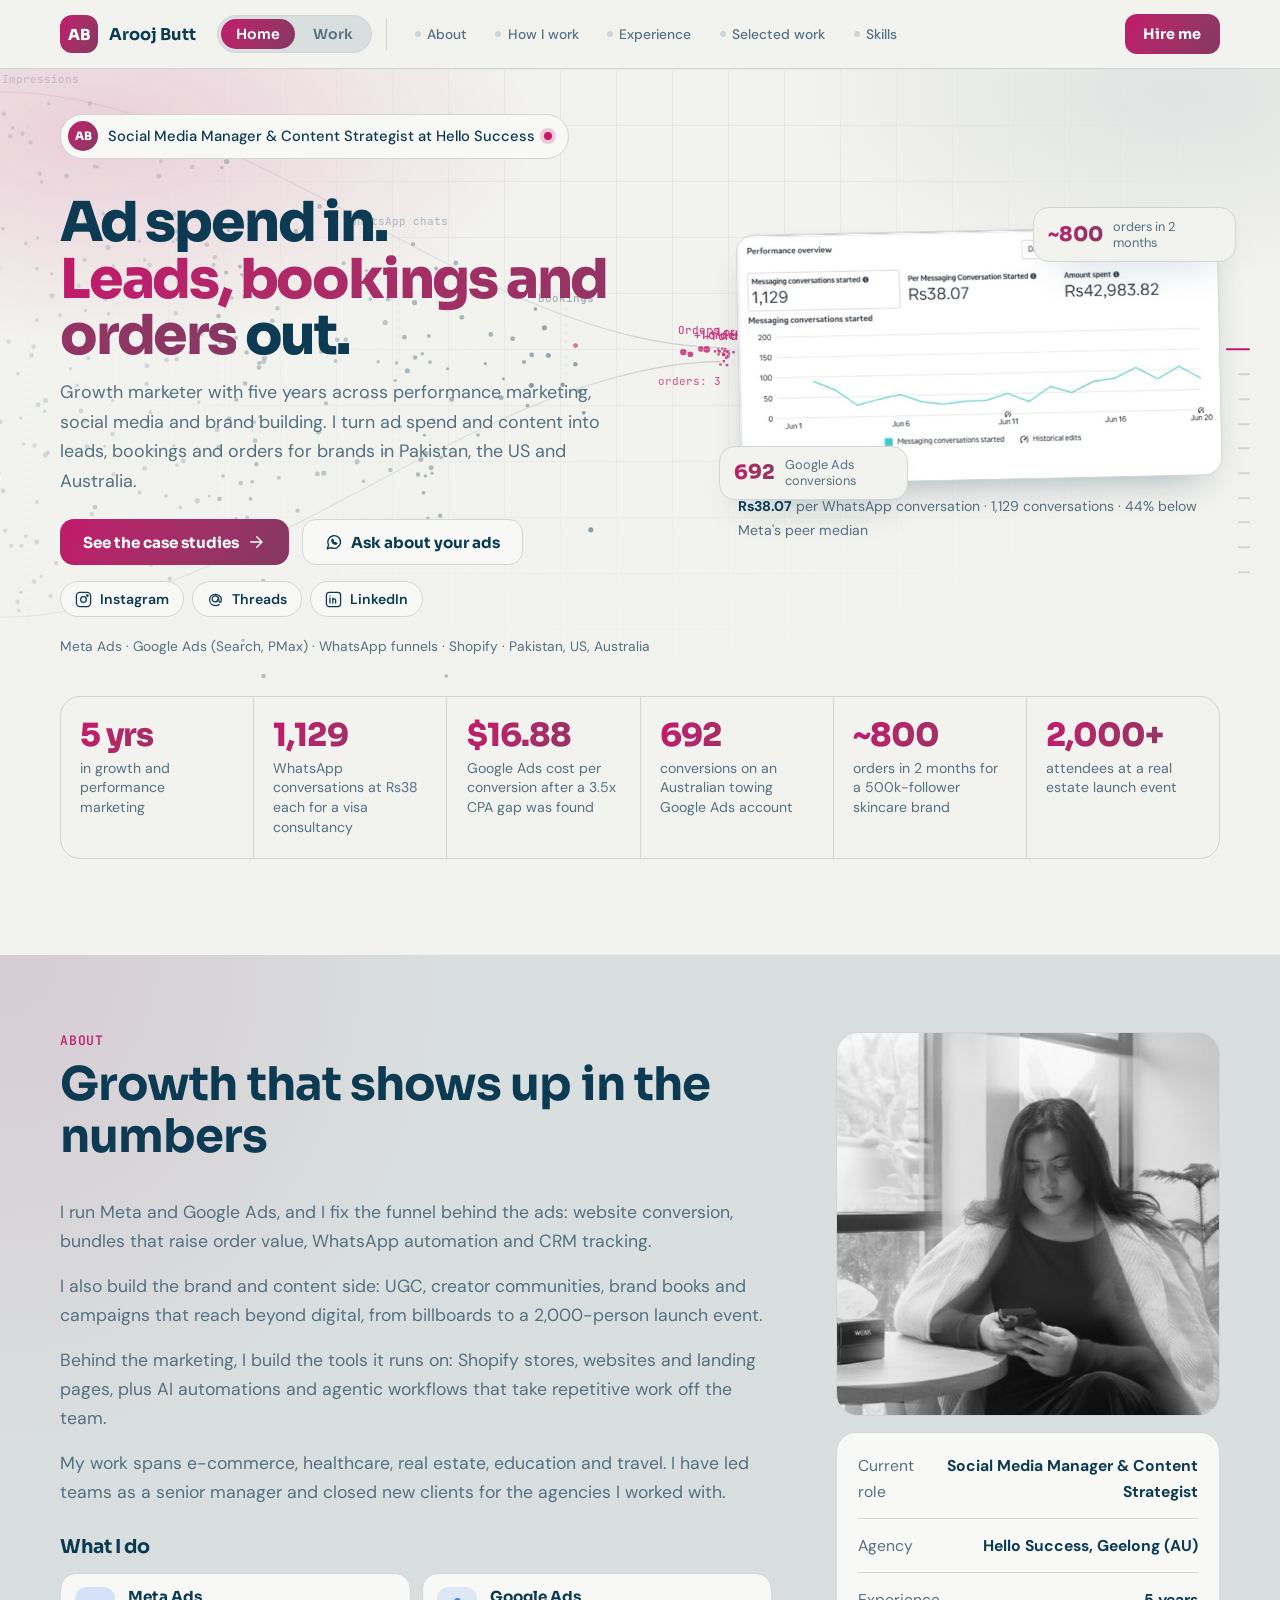
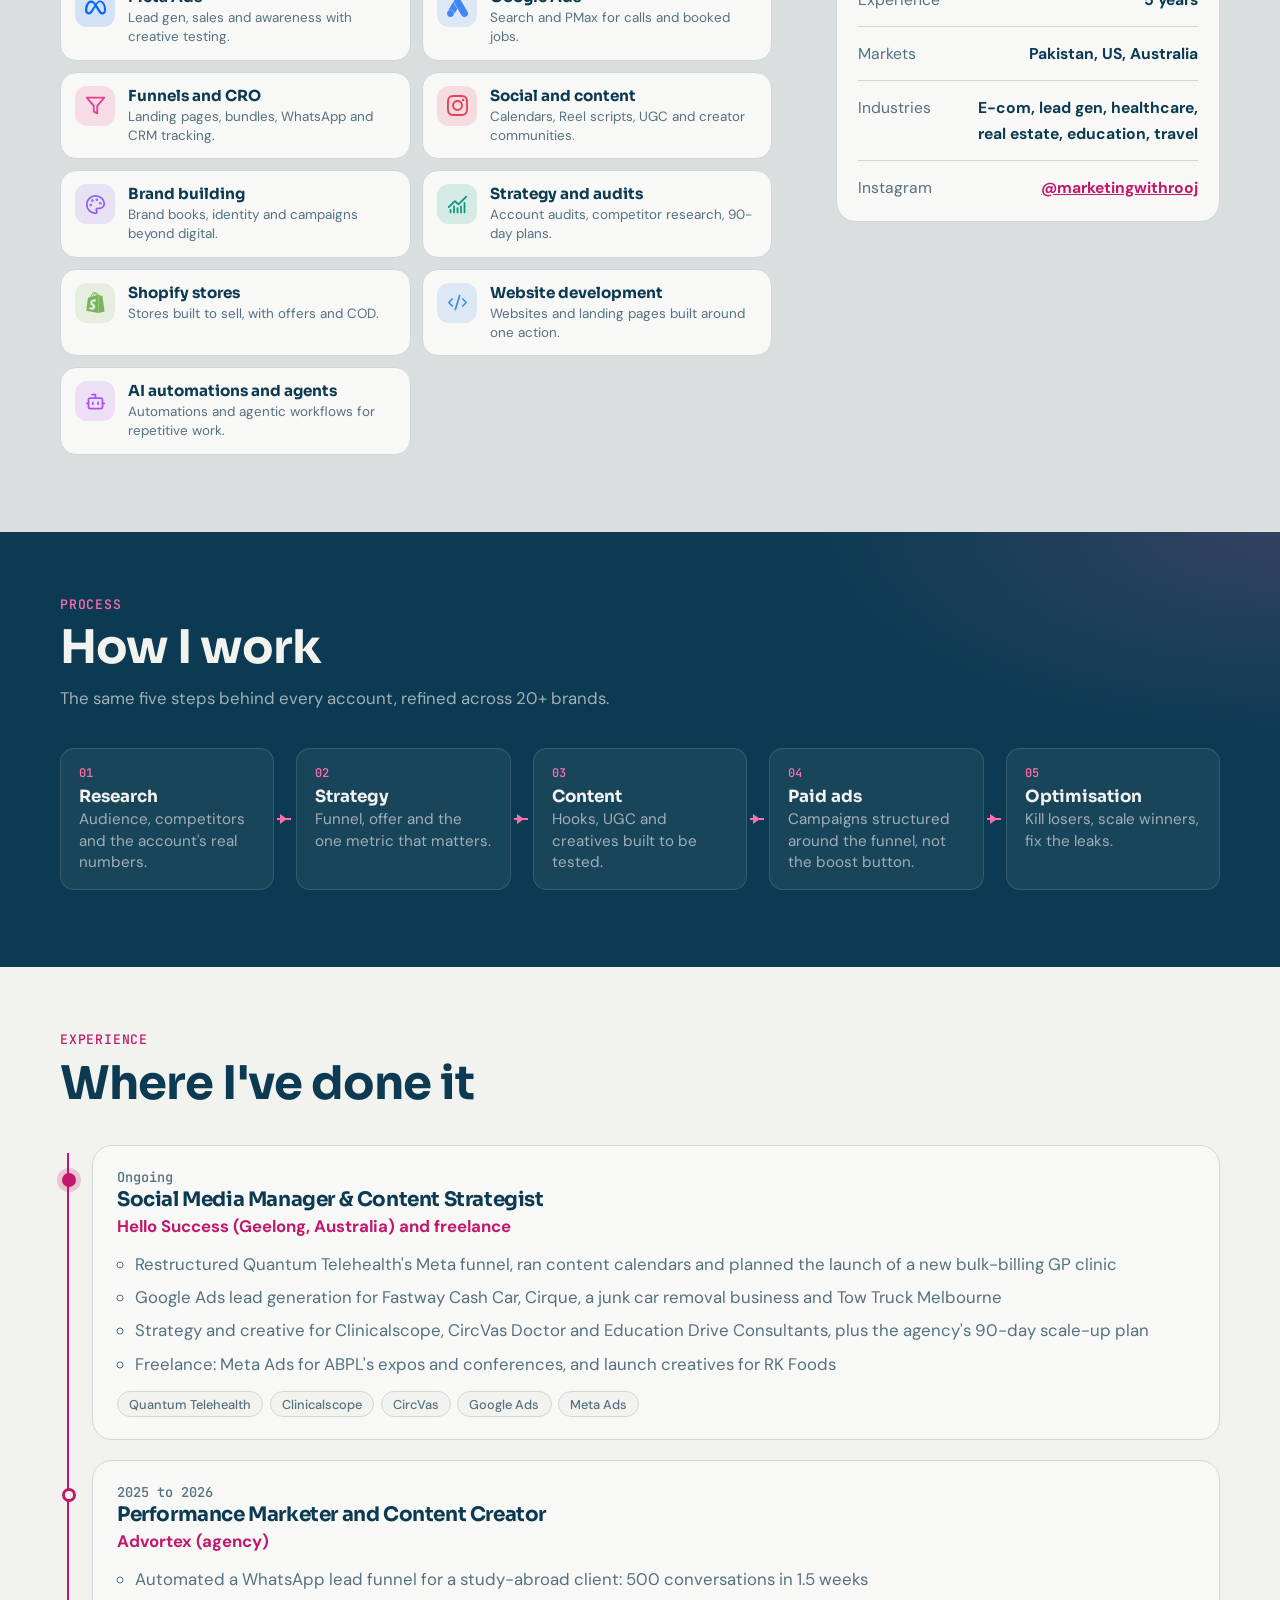
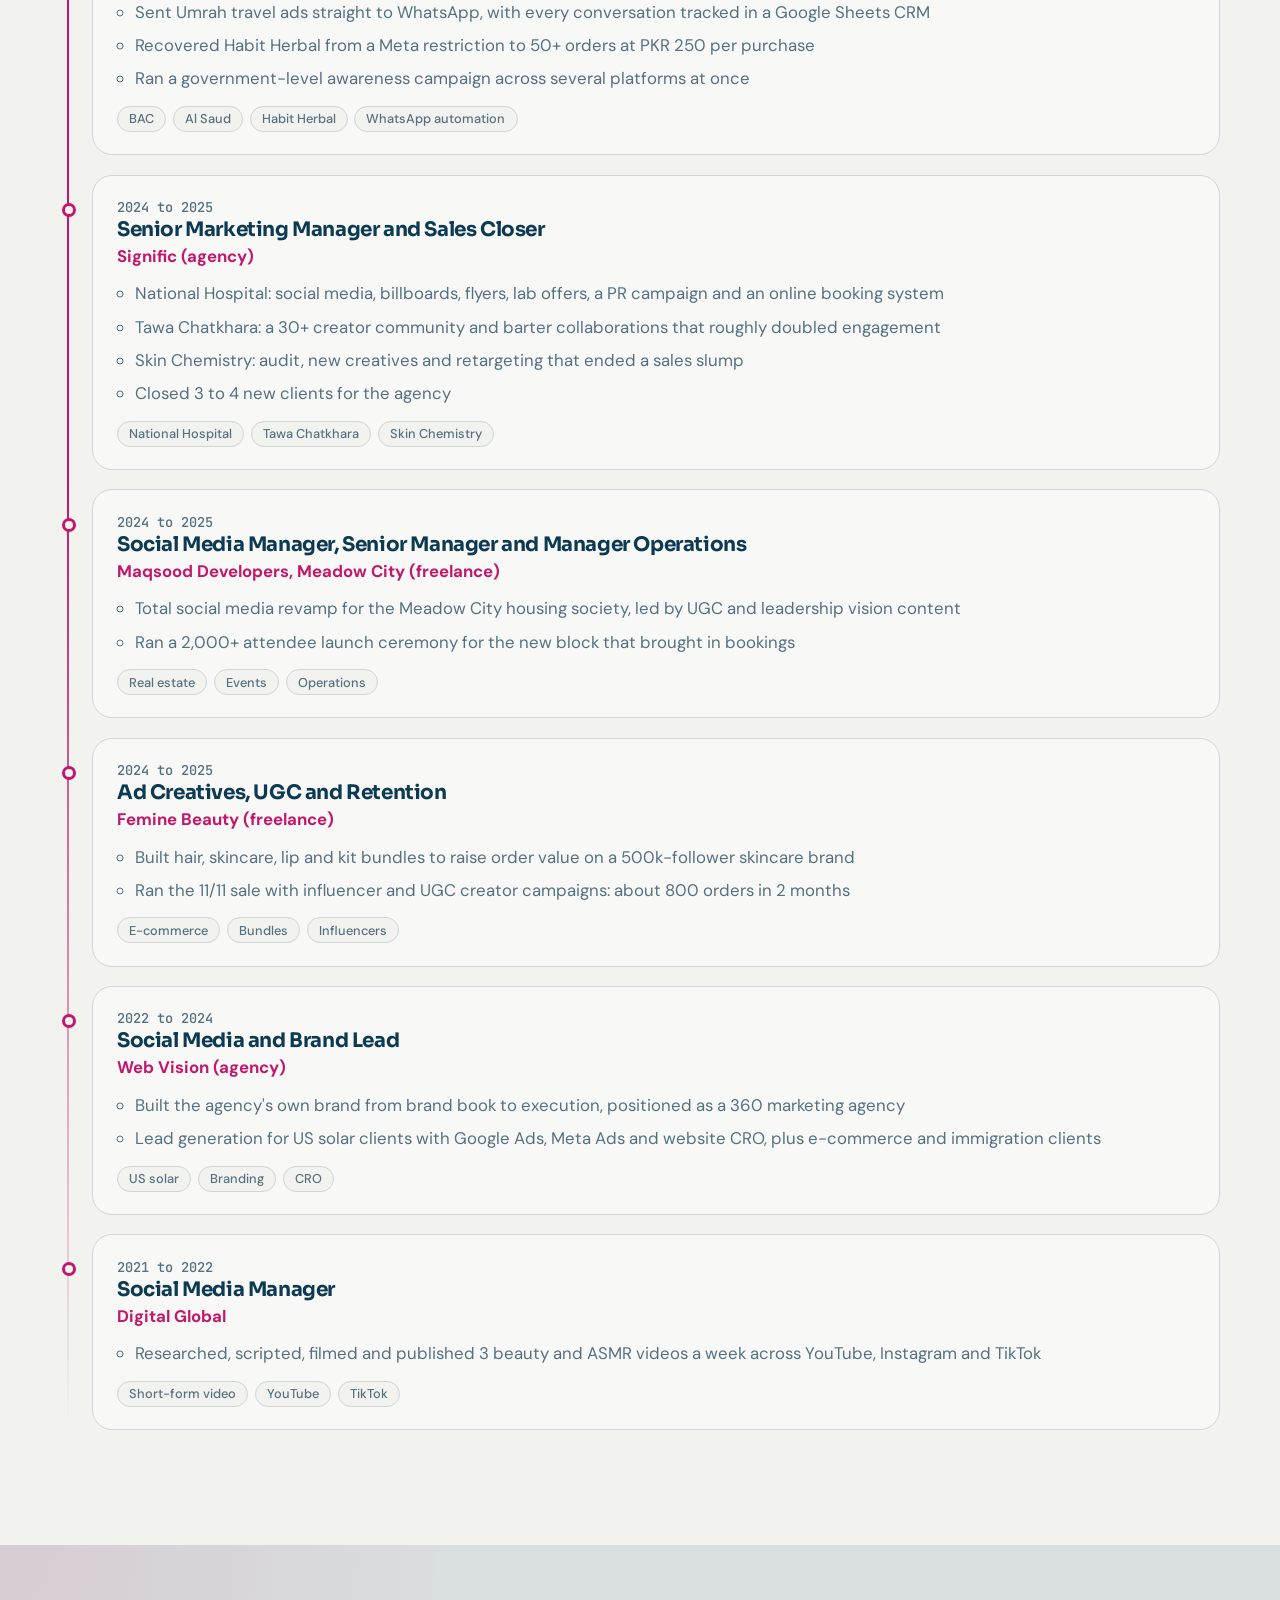
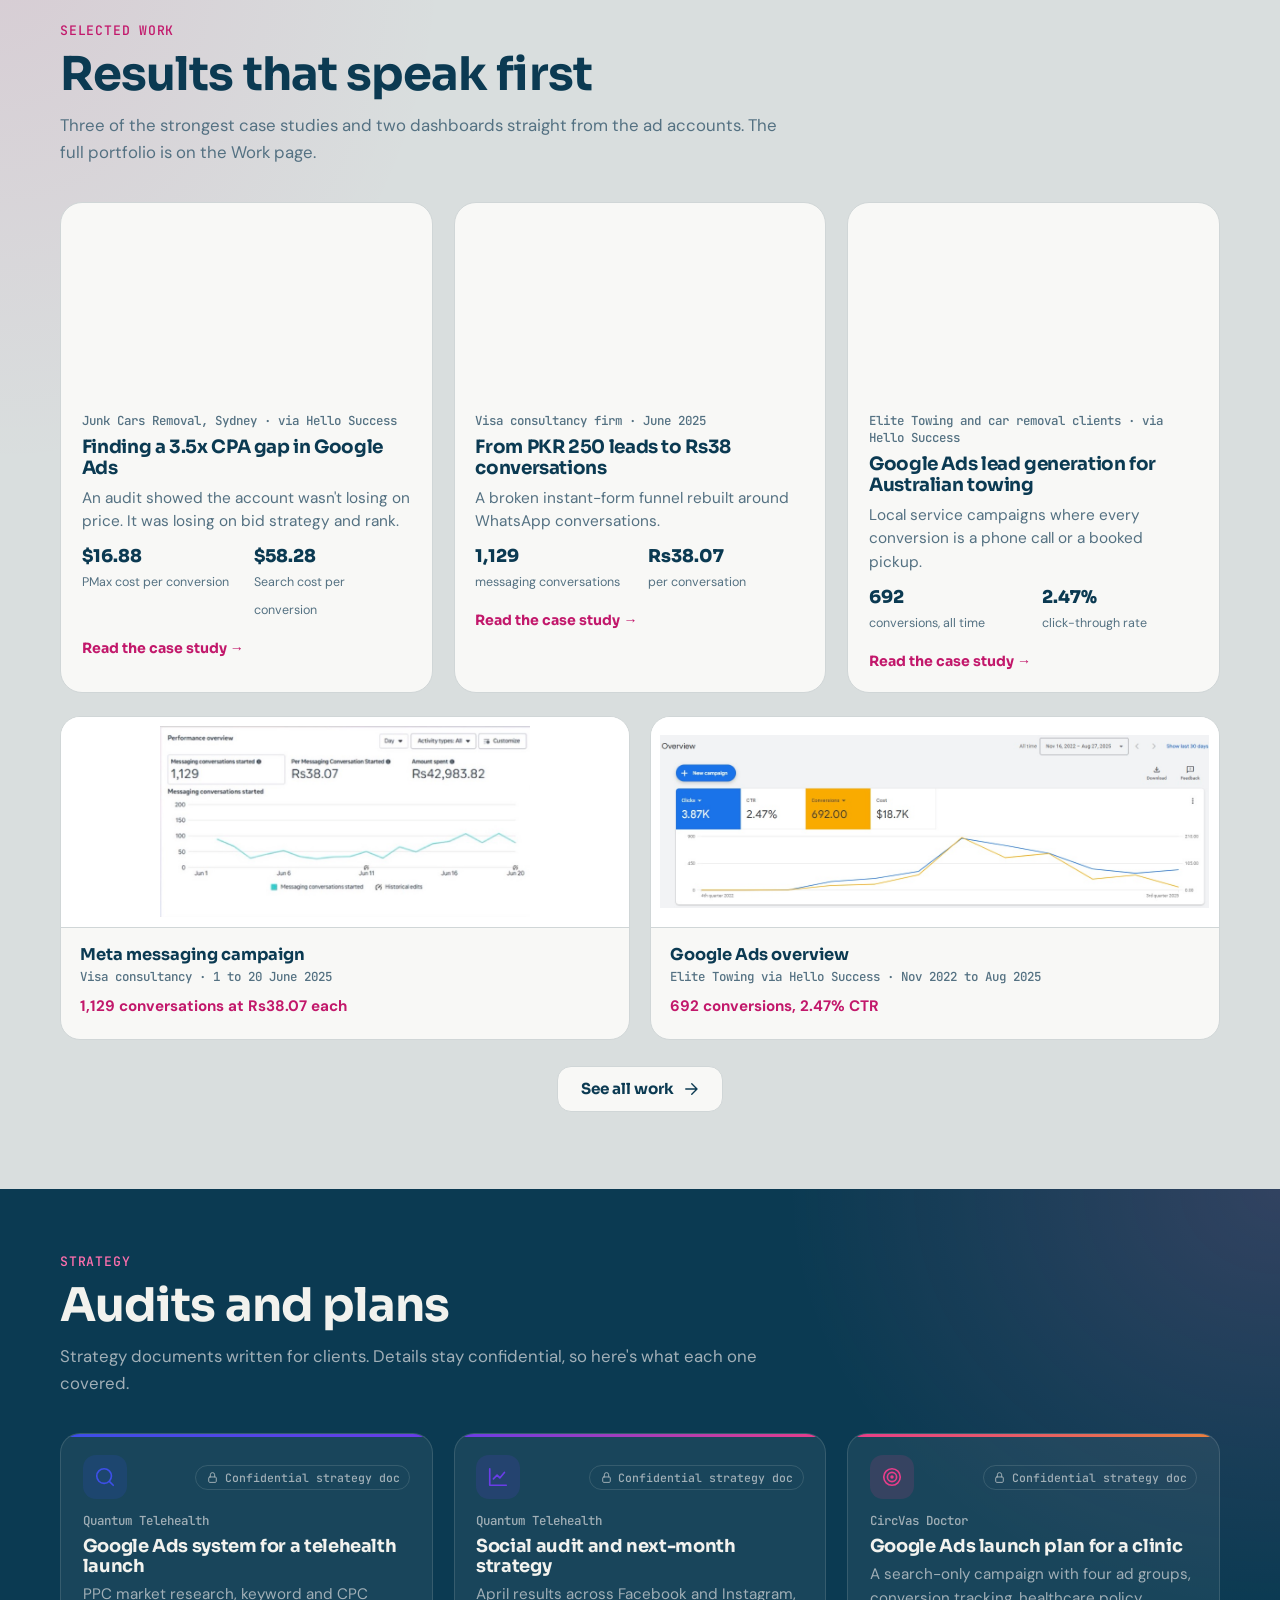
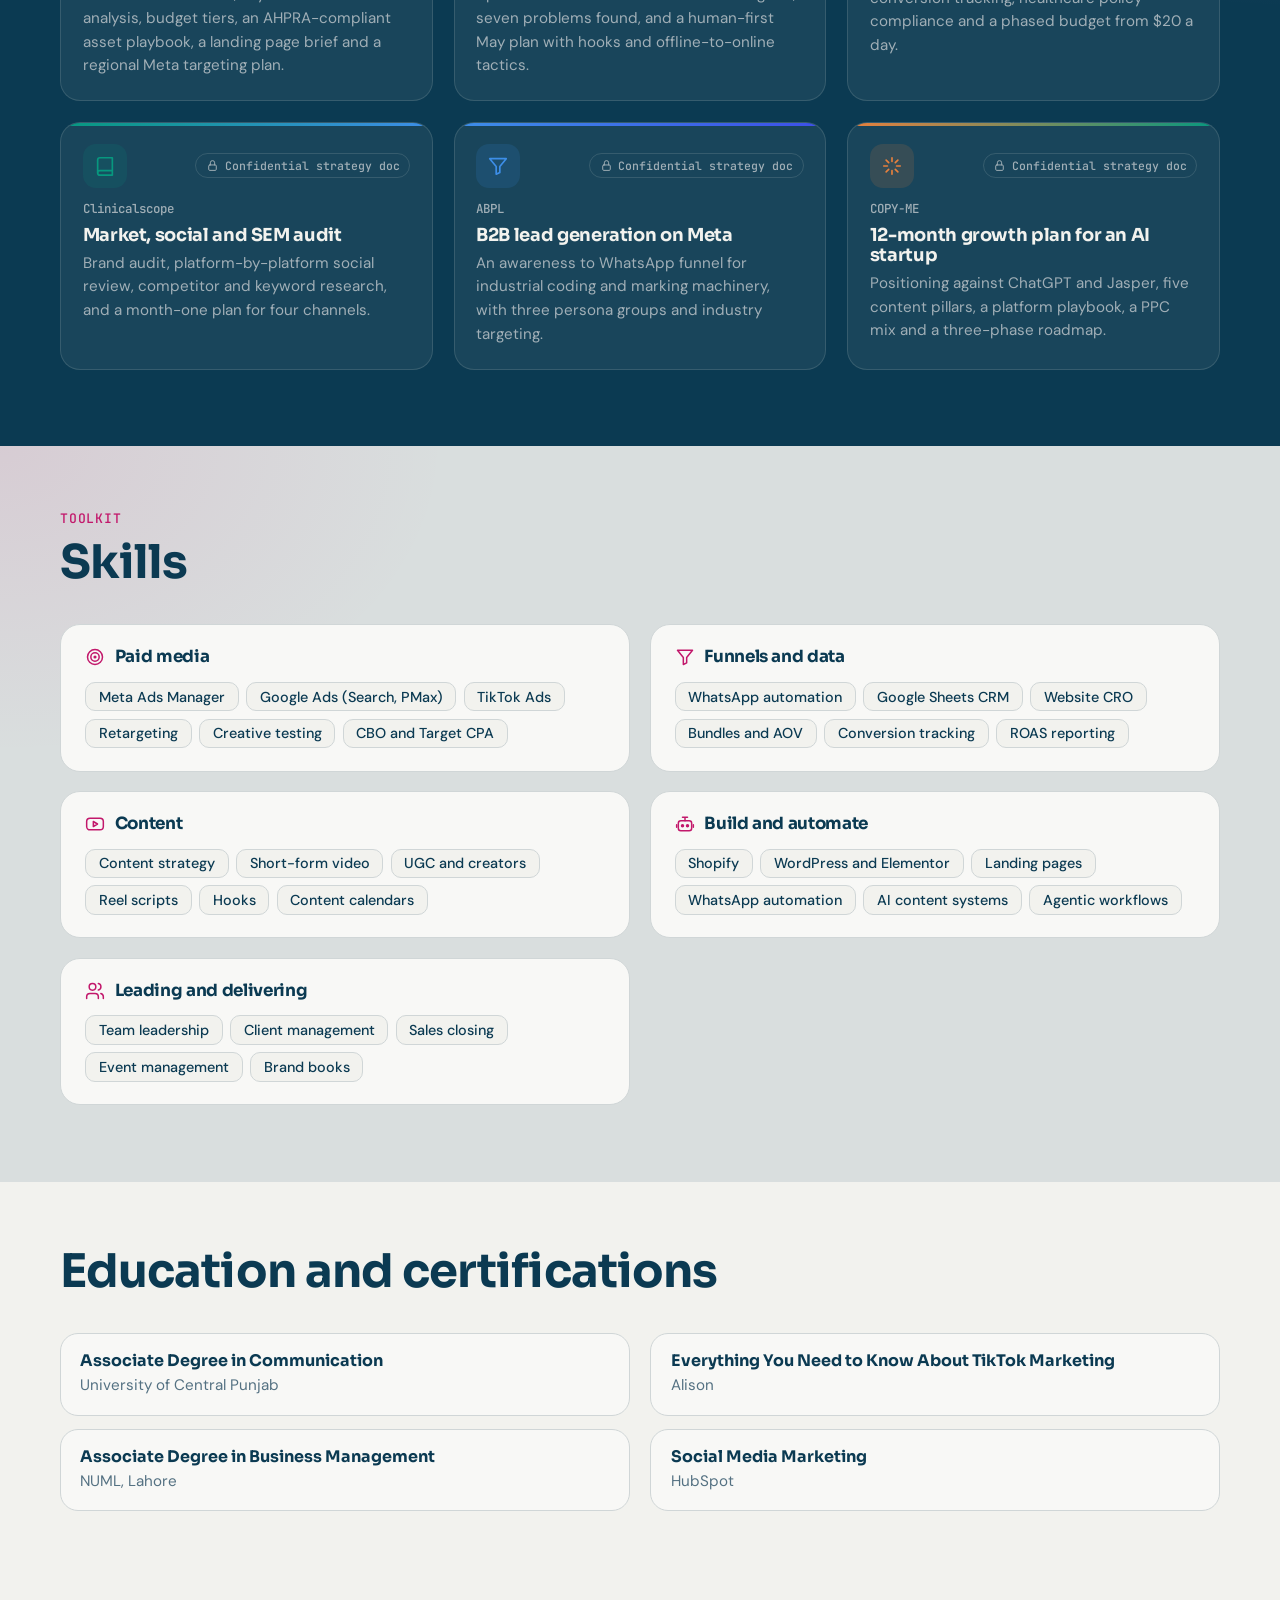
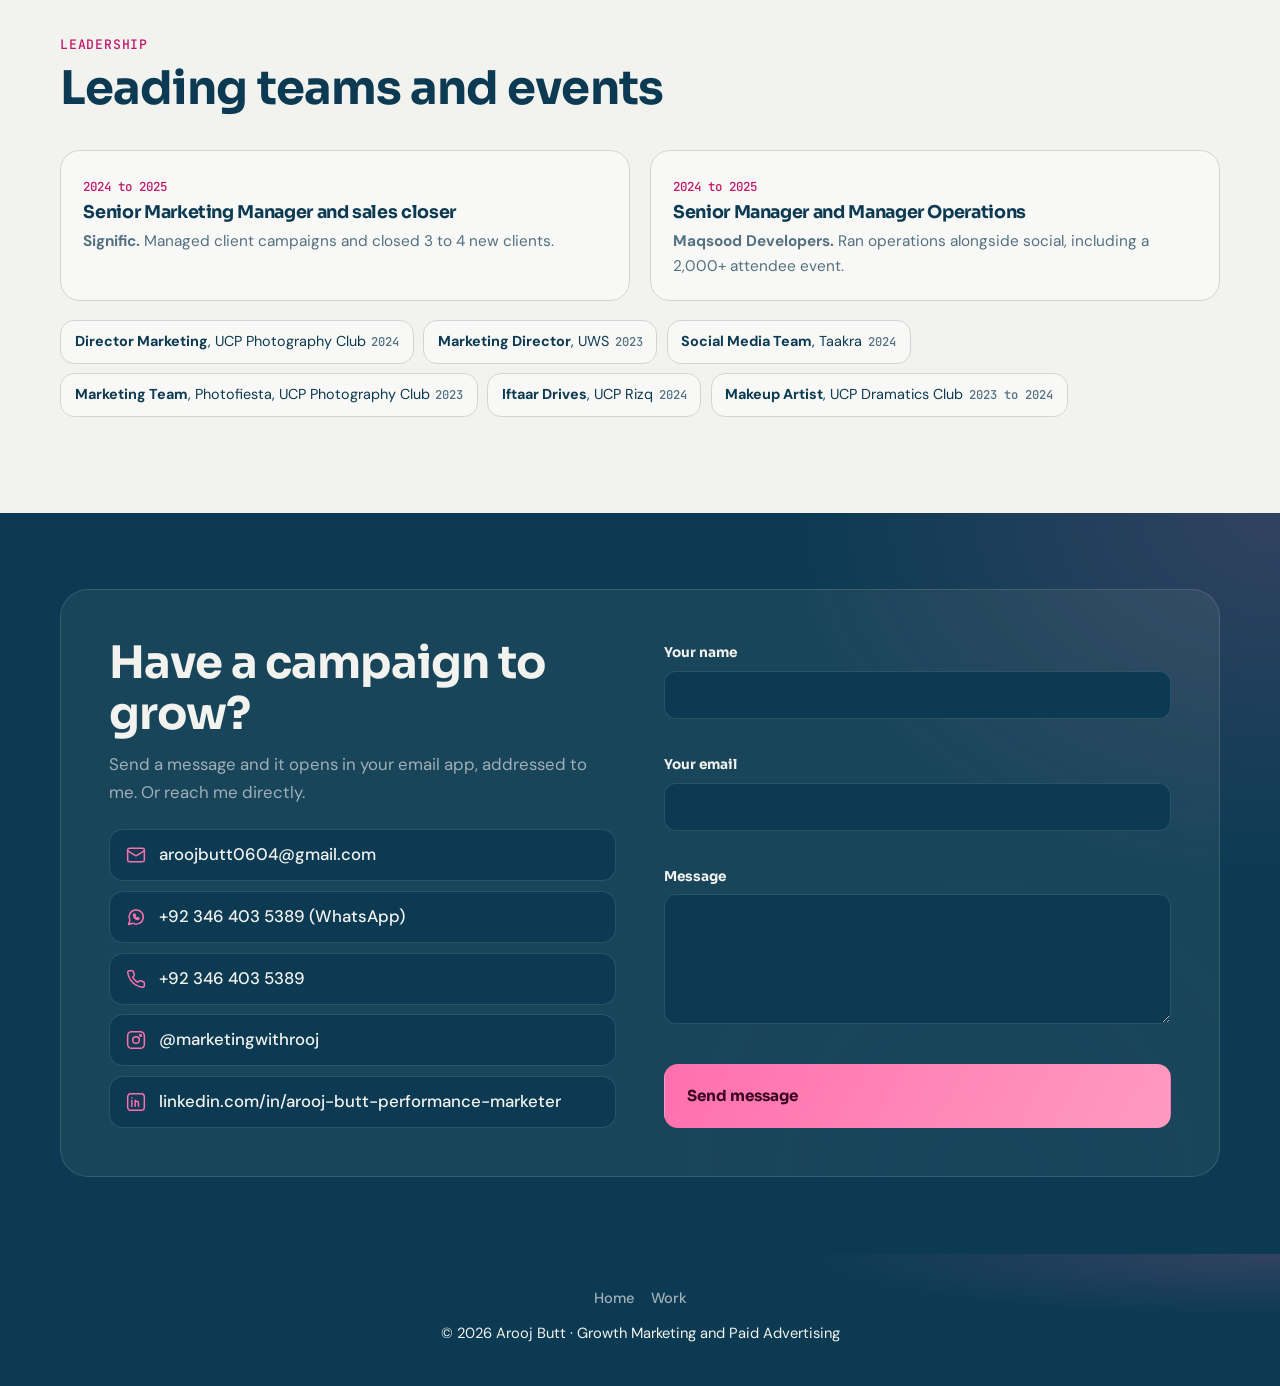
<file: index.html>
<!DOCTYPE html>
<html lang="en" data-palette="peacock" data-theme="light">
<head>
<meta charset="utf-8">
<meta name="viewport" content="width=device-width, initial-scale=1, viewport-fit=cover">
<title>Arooj Butt | Growth Marketing and Paid Advertising</title>
<meta name="description" content="Arooj Butt is a growth marketer running Meta Ads, Google Ads, Shopify stores, websites, AI automations, WhatsApp funnels, UGC and brand building for brands in Pakistan, the US and Australia.">
<meta name="author" content="Arooj Butt">
<meta property="og:type" content="website">
<meta property="og:title" content="Arooj Butt | Growth Marketing and Paid Advertising">
<meta property="og:description" content="Arooj Butt is a growth marketer running Meta Ads, Google Ads, Shopify stores, websites, AI automations, WhatsApp funnels, UGC and brand building for brands in Pakistan, the US and Australia.">
<meta property="og:image" content="assets/img/og-image.jpg">
<meta name="twitter:card" content="summary_large_image">
<meta name="theme-color" content="#f2f2ee">
<meta name="color-scheme" content="light">
<link rel="icon" href="favicon.svg" type="image/svg+xml">
<link rel="preconnect" href="https://fonts.googleapis.com">
<link rel="preconnect" href="https://fonts.gstatic.com" crossorigin>
<link href="https://fonts.googleapis.com/css2?family=Sora:wght@500;600;700;800&family=DM+Sans:ital,opsz,wght@0,9..40,400;0,9..40,500;0,9..40,700&family=JetBrains+Mono:wght@400;500&display=swap" rel="stylesheet">
<link rel="stylesheet" href="assets/css/style.css?v=34">
</head>
<body data-page="index">
<a class="skip" href="#main">Skip to content</a>
<header class="top">
  <div class="wrap nav">
    <a class="logo" href="index.html"><i>AB</i><span>Arooj Butt</span></a>
    <nav class="pages" aria-label="Pages"><a href="index.html" aria-current="page">Home</a><a href="work.html">Work</a></nav>
    <nav class="sec-links" id="secLinks" aria-label="On this page"><a href="#about" data-sec="about">About</a><a href="#how-i-work" data-sec="how-i-work">How I work</a><a href="#experience" data-sec="experience">Experience</a><a href="#featured" data-sec="featured">Selected work</a><a href="#skills" data-sec="skills">Skills</a></nav>
    <div class="tools">
      <a class="btn primary sm" href="#contact">Hire me</a>
    </div>
  </div>
</header>

<nav class="secnav" id="secnav" aria-label="Sections"></nav>
<button class="secpill" id="secpill" type="button" aria-controls="secsheet" aria-expanded="false" hidden></button>
<div class="secsheet" id="secsheet" role="dialog" aria-label="All sections" hidden><div class="toc-head"><b>Jump to</b><button type="button" id="secsheetClose">close</button></div><ol></ol></div>
<div class="toc-backdrop" id="secBackdrop" hidden></div>

<main id="main">
<section class="hero phero" id="top" data-label="Intro">
  <canvas id="heroFx" aria-hidden="true"></canvas>
  <div class="wrap phero-grid">
    <div class="phero-txt">
      <div class="status"><b>AB</b><span id="statusText"></span><span class="dot" aria-hidden="true"></span></div>
      <h1 class="phero-h"><span class="sr">Arooj Butt: </span>Ad spend in.<br><span class="grad">Leads, bookings and orders</span> out.</h1>
      <p class="phero-lede" id="lede"></p>
      <div class="cta"><a class="btn primary" href="work.html">See the case studies <svg class="i" viewBox="0 0 24 24"><path d="M5 12h14M13 5l7 7-7 7"/></svg></a><a class="btn" id="heroWa" target="_blank" rel="noopener">Ask about your ads</a></div>
      <div class="phero-social" id="heroSocialRow" aria-label="Arooj on social media"></div>
      <p class="phero-plats">Meta Ads · Google Ads (Search, PMax) · WhatsApp funnels · Shopify · Pakistan, US, Australia</p>
    </div>
    <figure class="phero-shot">
      <a class="phero-frame" href="work.html#results" aria-label="See the dashboards from the ad accounts"><img src="assets/img/full/meta-visa-conversations.jpg" alt="Meta performance overview: 1,129 messaging conversations at Rs38.07 each" width="1600" height="900" fetchpriority="high"></a>
      <figcaption><b>Rs38.07</b> per WhatsApp conversation · 1,129 conversations · 44% below Meta's peer median</figcaption>
      <div class="chip-float c1"><b>692</b><span>Google Ads conversions</span></div>
      <div class="chip-float c2"><b>~800</b><span>orders in 2 months</span></div>
    </figure>
  </div>
</section>

<section class="s" style="padding-top:0" aria-label="Key results">
  <div class="wrap"><div class="proof pstrip" id="proof"></div></div>
</section>

<section class="s" id="about" data-label="About" style="padding-top:1rem">
  <div class="wrap about">
    <div>
      <div class="head"><span class="eyebrow">About</span><h2>Growth that shows up in the numbers</h2></div>
      <div id="aboutText"></div>
      <h3 class="svc-head" id="services">What I do</h3>
      <div class="svc-list" id="svcList"></div>
    </div>
    <div class="about-side">
      <div class="portrait"><img id="portrait" alt="Portrait of Arooj Butt" width="560" height="560" loading="lazy"></div>
      <dl class="facts" id="facts"></dl>
    </div>
  </div>
</section>

<section class="s process" id="how-i-work" data-label="How I work" style="padding-top:1rem">
  <div class="wrap">
    <div class="head"><span class="eyebrow">Process</span><h2>How I work</h2><p>The same five steps behind every account, refined across 20+ brands.</p></div>
    <ol class="flow" id="process"></ol>
  </div>
</section>

<section class="s" id="experience" data-label="Experience" style="padding-top:1rem">
  <div class="wrap">
    <div class="head"><span class="eyebrow">Experience</span><h2>Where I've done it</h2></div>
    <ol class="tl" id="timeline"></ol>
  </div>
</section>

<section class="s" id="featured" data-label="Selected work" style="padding-top:1rem">
  <div class="wrap">
    <div class="head"><span class="eyebrow">Selected work</span><h2>Results that speak first</h2><p>Three of the strongest case studies and two dashboards straight from the ad accounts. The full portfolio is on the Work page.</p></div>
    <div class="grid" id="cases" data-limit="3"></div>
    <div class="results featured-proof" id="resultsWall" data-limit="2"></div>
    <div class="more-wrap"><a class="btn" href="work.html">See all work <svg class="i" viewBox="0 0 24 24"><path d="M5 12h14M13 5l7 7-7 7"/></svg></a></div>
  </div>
</section>

<section class="s" id="strategy" data-label="Audits and plans" style="padding-top:1rem">
  <div class="wrap">
    <div class="head"><span class="eyebrow">Strategy</span><h2>Audits and plans</h2><p>Strategy documents written for clients. Details stay confidential, so here's what each one covered.</p></div>
    <div class="grid svc" id="strategyGrid"></div>
  </div>
</section>

<section class="s" id="skills" data-label="Skills" style="padding-top:1rem">
  <div class="wrap">
    <div class="head"><span class="eyebrow">Toolkit</span><h2>Skills</h2></div>
    <div class="skills" id="skillsGrid"></div>
  </div>
</section>

<section class="s" id="education" data-label="Education" style="padding-top:1rem">
  <div class="wrap">
    <div class="head"><h2>Education and certifications</h2></div>
    <div class="two"><div id="edu"></div><div id="certs"></div></div>
  </div>
</section>

<section class="s" id="leadership" data-label="Leadership" style="padding-top:1rem">
  <div class="wrap">
    <div class="head"><span class="eyebrow">Leadership</span><h2>Leading teams and events</h2></div>
    <div class="lead-grid" id="leadFeature"></div>
    <div class="campus" id="campus"></div>
  </div>
</section>

<section class="s" id="contact" data-label="Contact" style="padding-top:1rem">
  <div class="wrap">
    <div class="contact">
      <div>
        <h2>Have a campaign to grow?</h2>
        <p>Send a message and it opens in your email app, addressed to me. Or reach me directly.</p>
        <div class="cl" id="contactLinks"></div>
      </div>
      <form class="mail" id="mailForm">
        <div><label for="fn">Your name</label><input id="fn" required maxlength="80" autocomplete="name"></div>
        <div><label for="fe">Your email</label><input id="fe" type="email" required maxlength="120" autocomplete="email"></div>
        <div><label for="fm">Message</label><textarea id="fm" required maxlength="1500"></textarea></div>
        <button class="btn primary" type="submit">Send message</button>
      </form>
    </div>
  </div>
</section>
</main>
<footer class="f"><div class="wrap"><nav class="f-links" aria-label="Footer"><a href="index.html" aria-current="page">Home</a><a href="work.html">Work</a></nav>© <span id="year"></span> Arooj Butt · Growth Marketing and Paid Advertising</div></footer>

<dialog id="caseModal" aria-labelledby="mTitle"><div id="caseBody"></div></dialog>

<dialog class="lb" id="lightbox" aria-label="Image viewer">
  <span class="count" id="lbCount"></span>
  <button class="x" type="button" aria-label="Close viewer" data-lb="close"><svg class="i" viewBox="0 0 24 24"><path d="M18 6 6 18M6 6l12 12"/></svg></button>
  <button class="prev" type="button" aria-label="Previous image" data-lb="prev"><svg class="i" viewBox="0 0 24 24"><path d="m15 18-6-6 6-6"/></svg></button>
  <figure><img id="lbImg" alt=""><figcaption id="lbCap"></figcaption><div class="dots" id="lbDots"></div></figure>
  <button class="next" type="button" aria-label="Next image" data-lb="next"><svg class="i" viewBox="0 0 24 24"><path d="m9 18 6-6-6-6"/></svg></button>
</dialog>

<noscript><p style="text-align:center;padding:2rem">This portfolio needs JavaScript to show its work. Email <a href="mailto:aroojbutt0604@gmail.com">aroojbutt0604@gmail.com</a>.</p></noscript>
<script src="assets/js/content.js?v=34"></script>
<script src="assets/js/main.js?v=34"></script>
<script src="assets/js/herofx.js?v=34"></script>
</body>
</html>
</file>
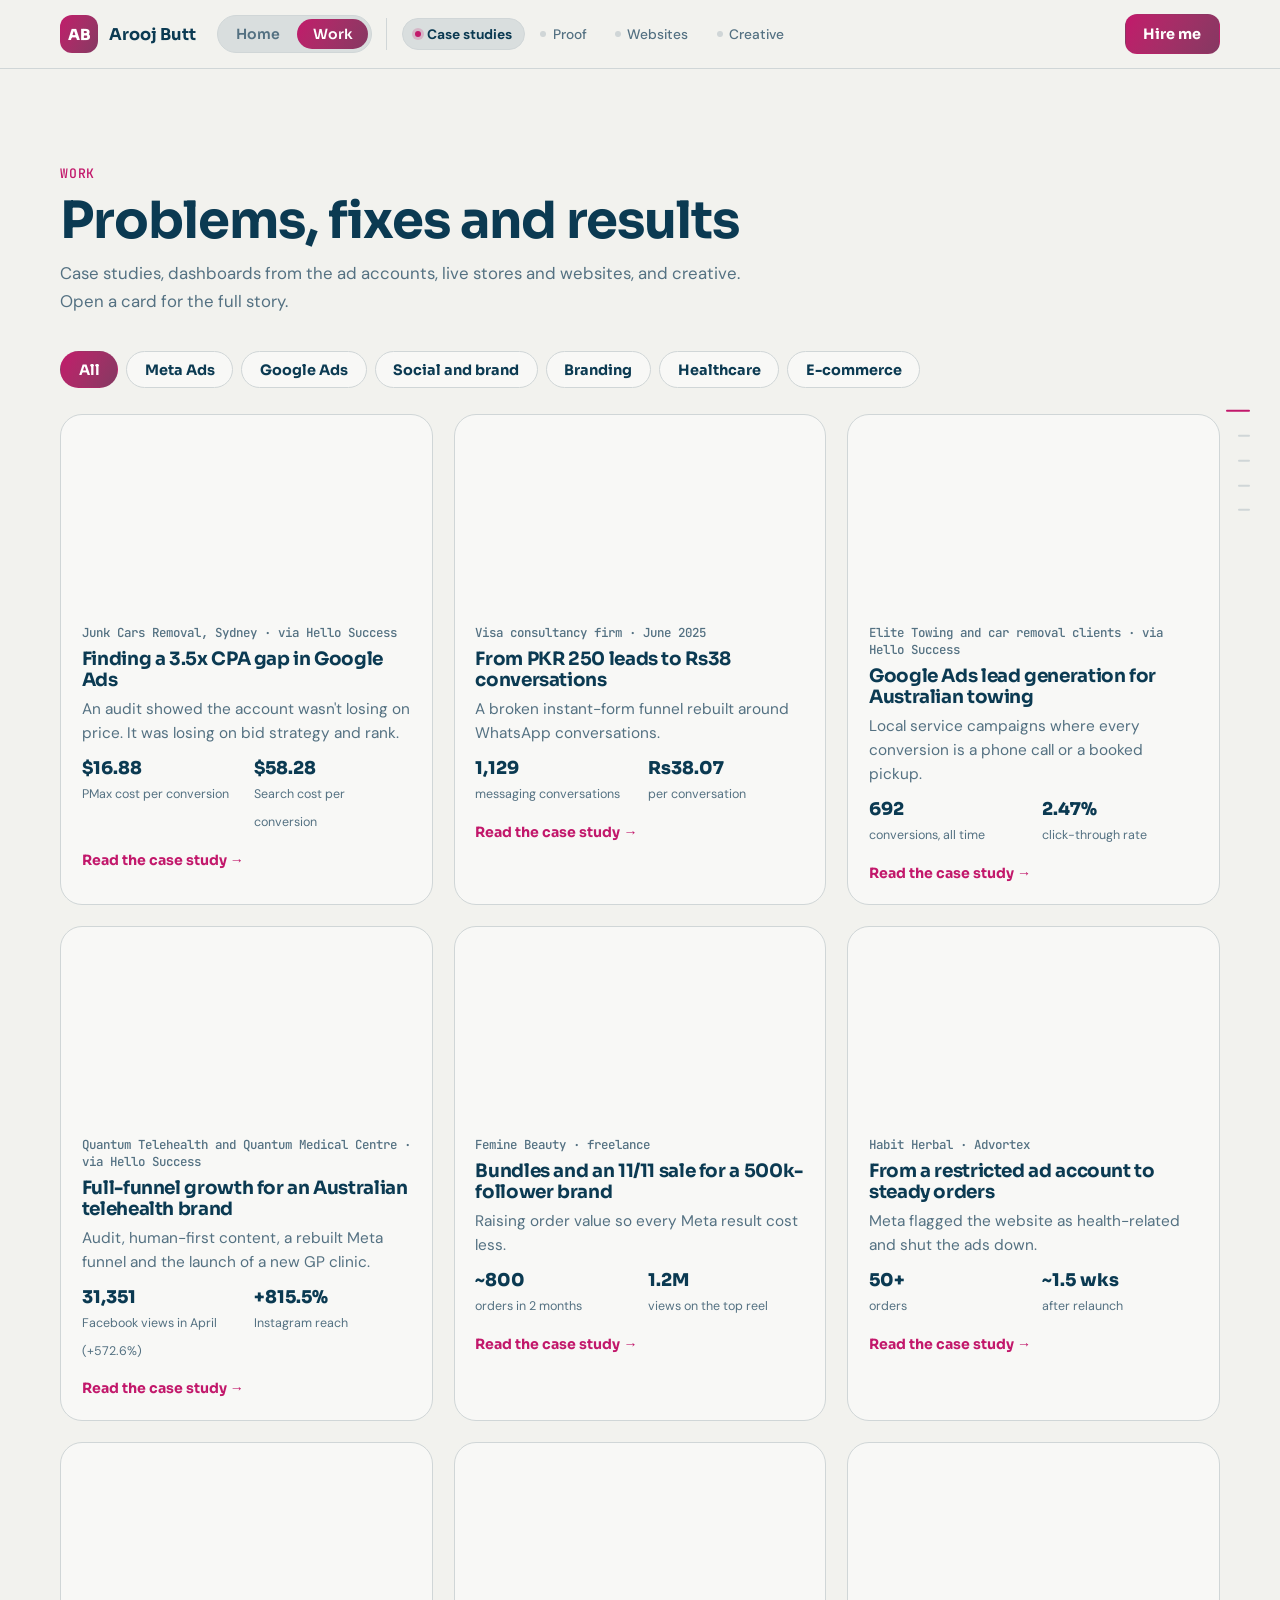
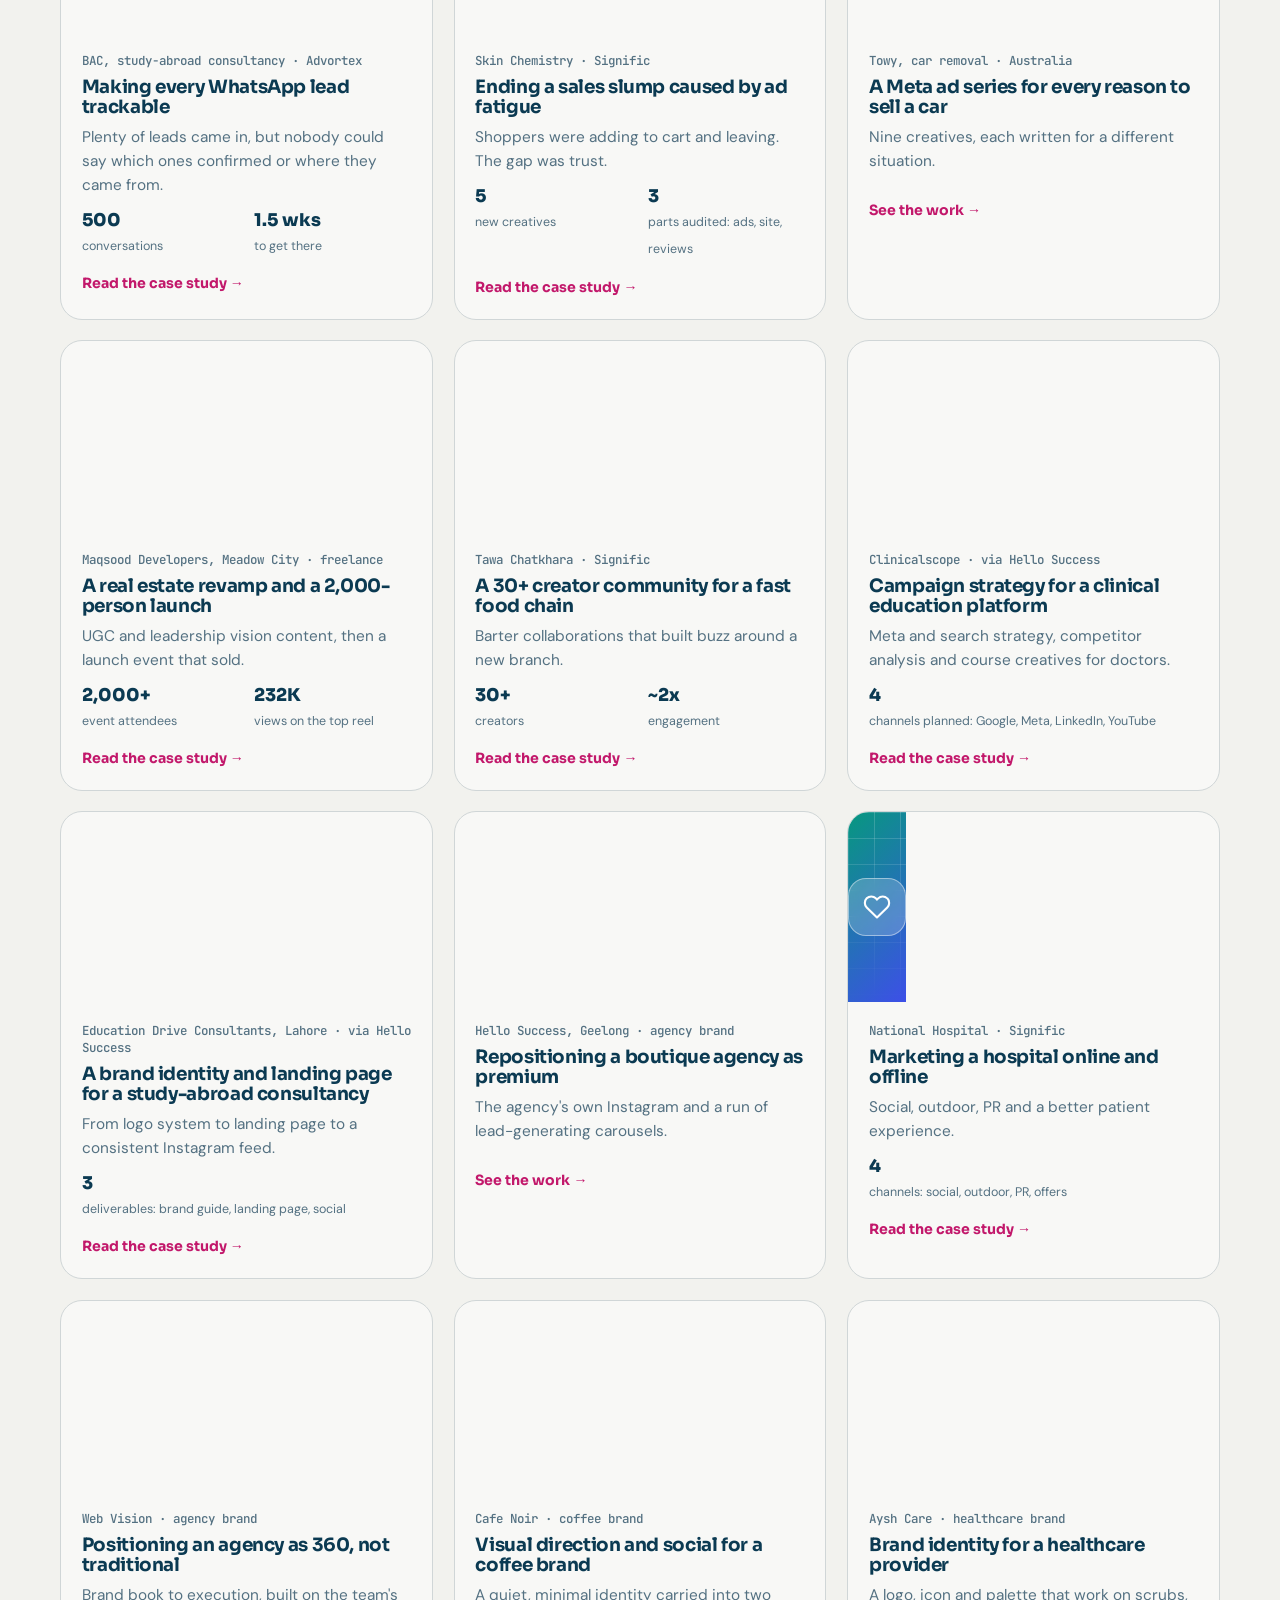
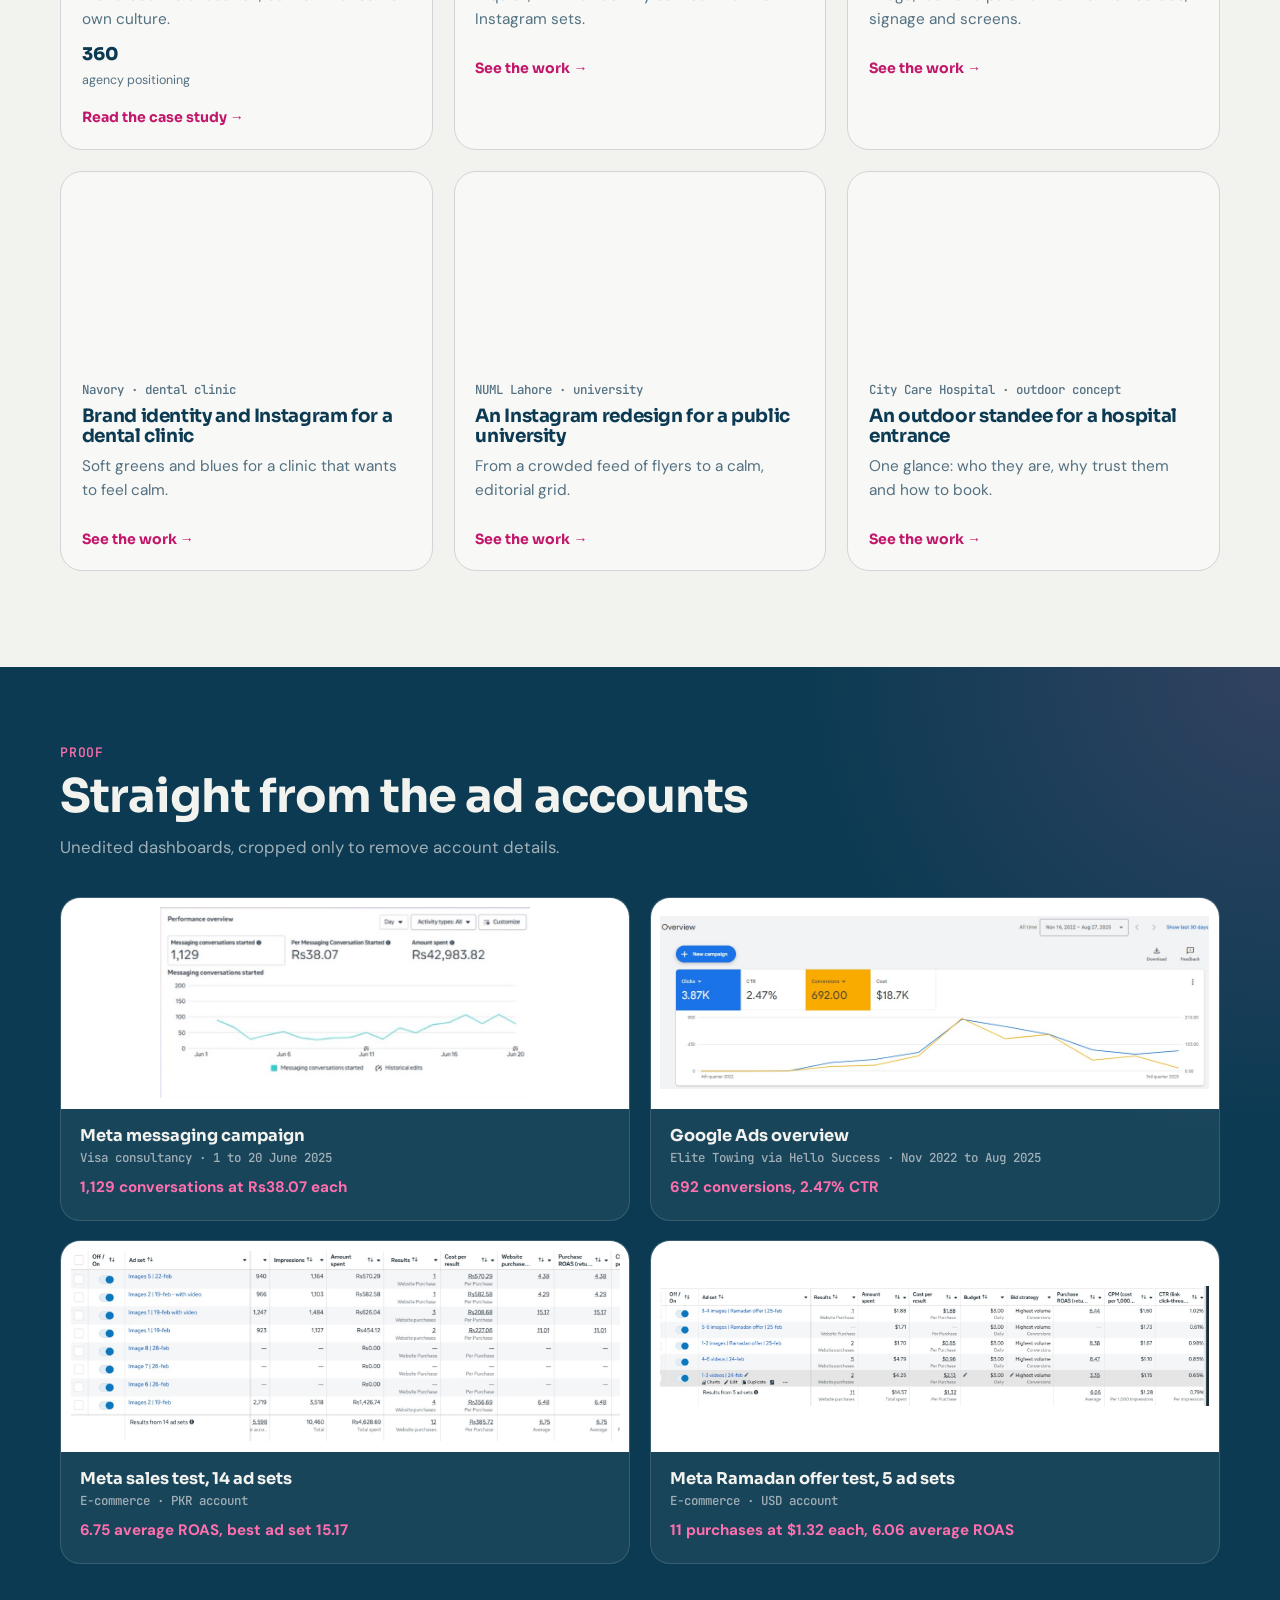
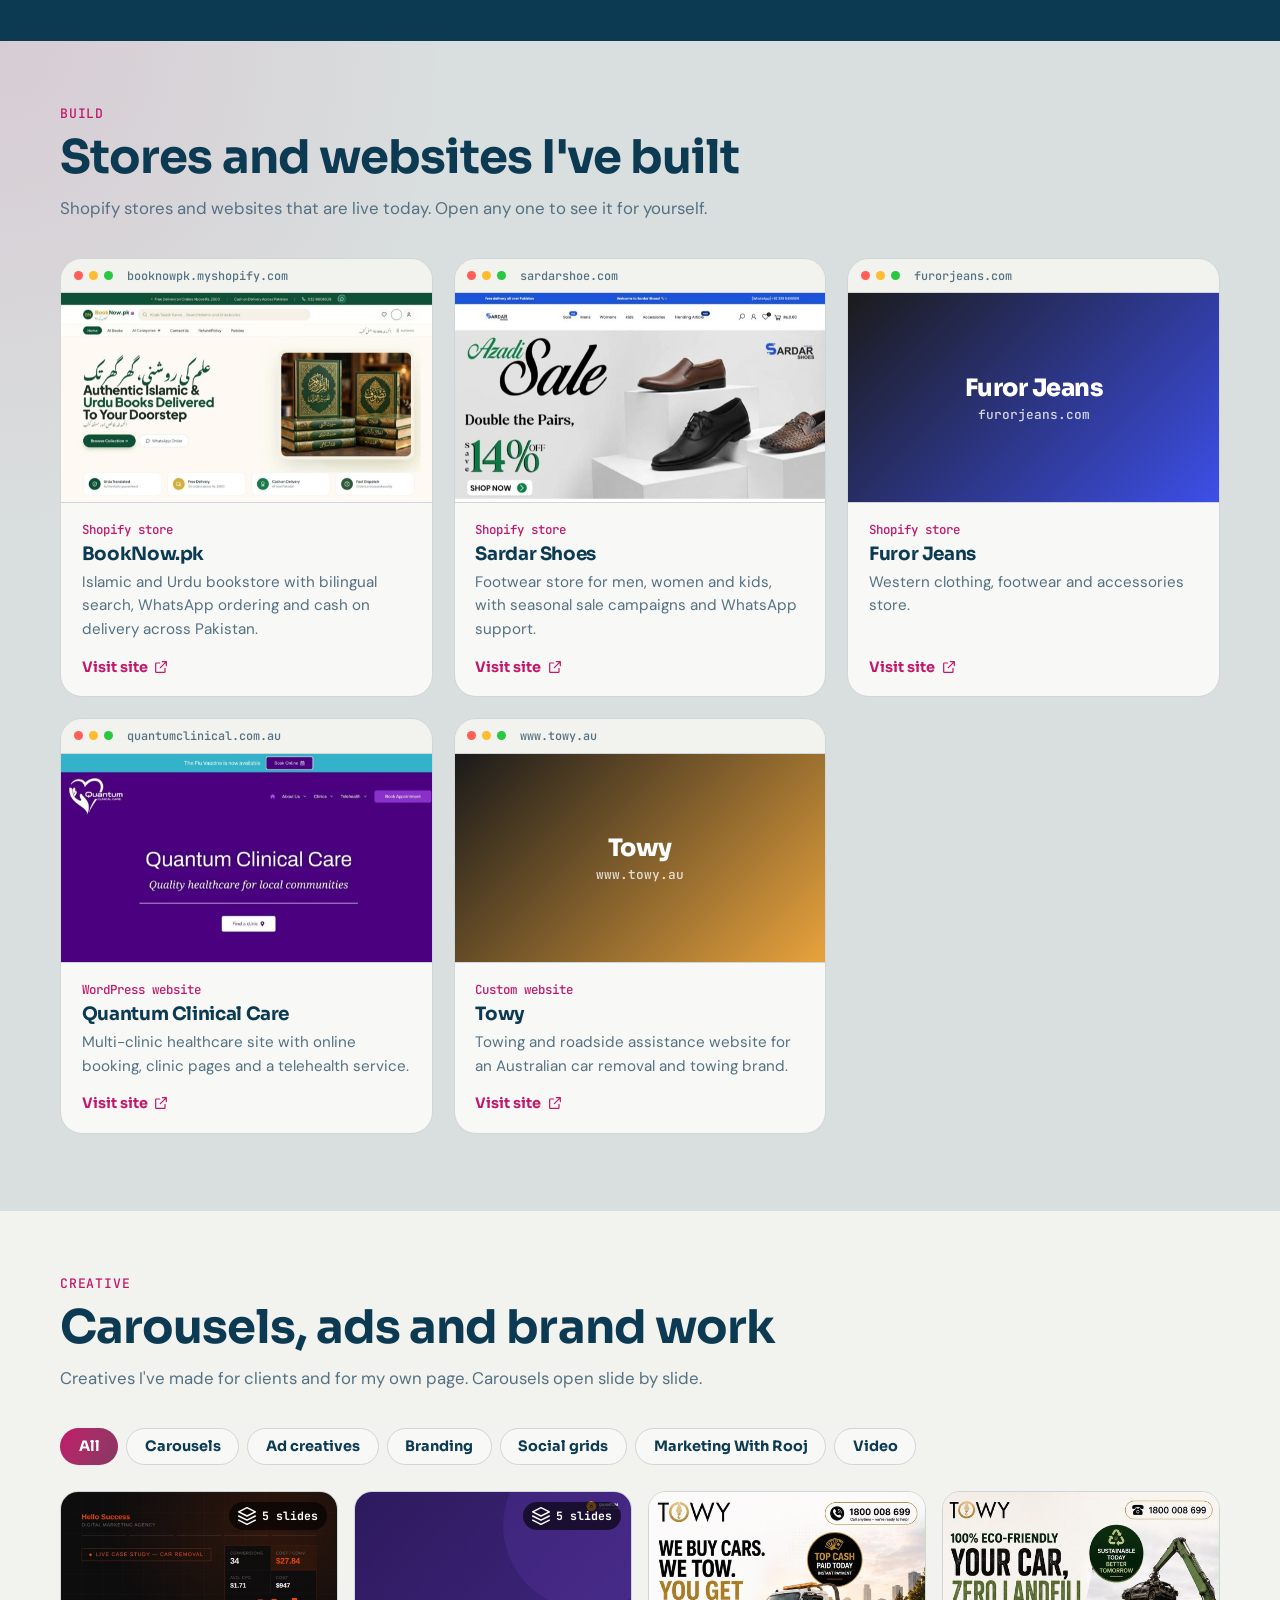
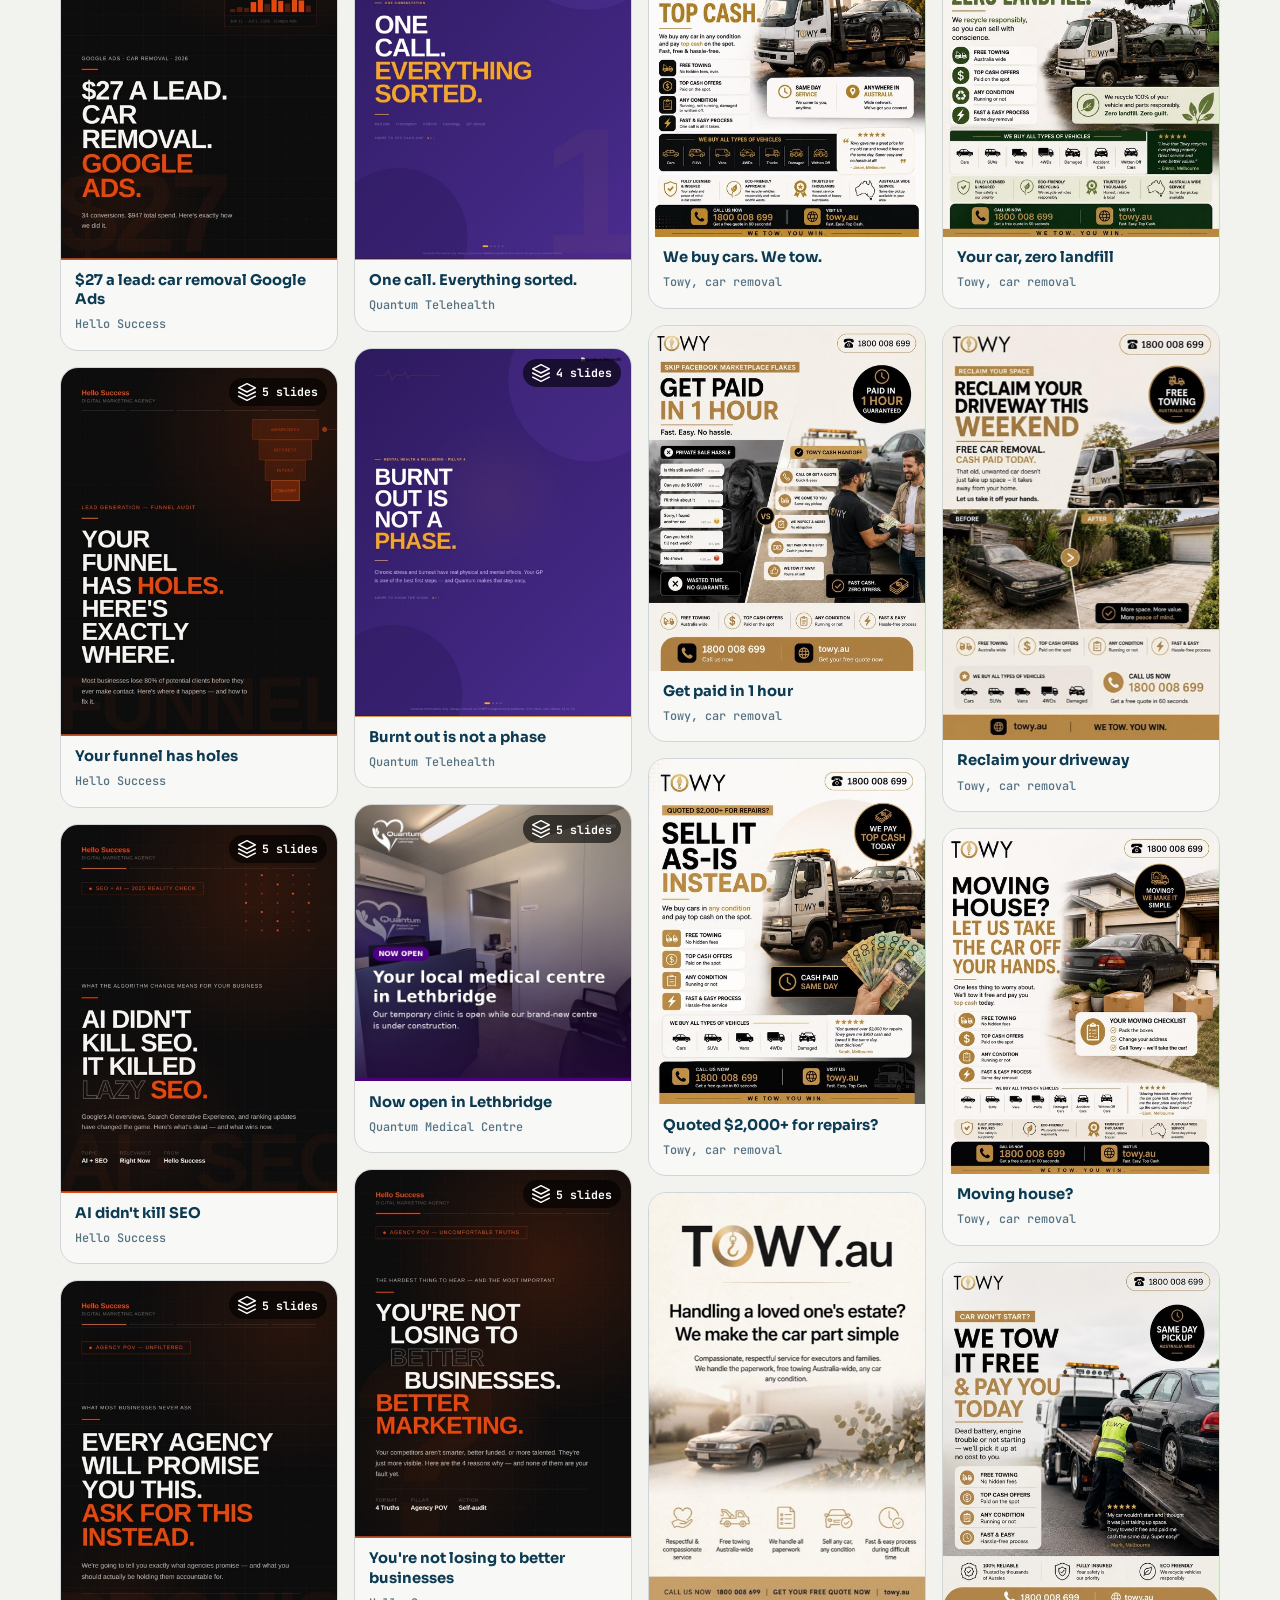
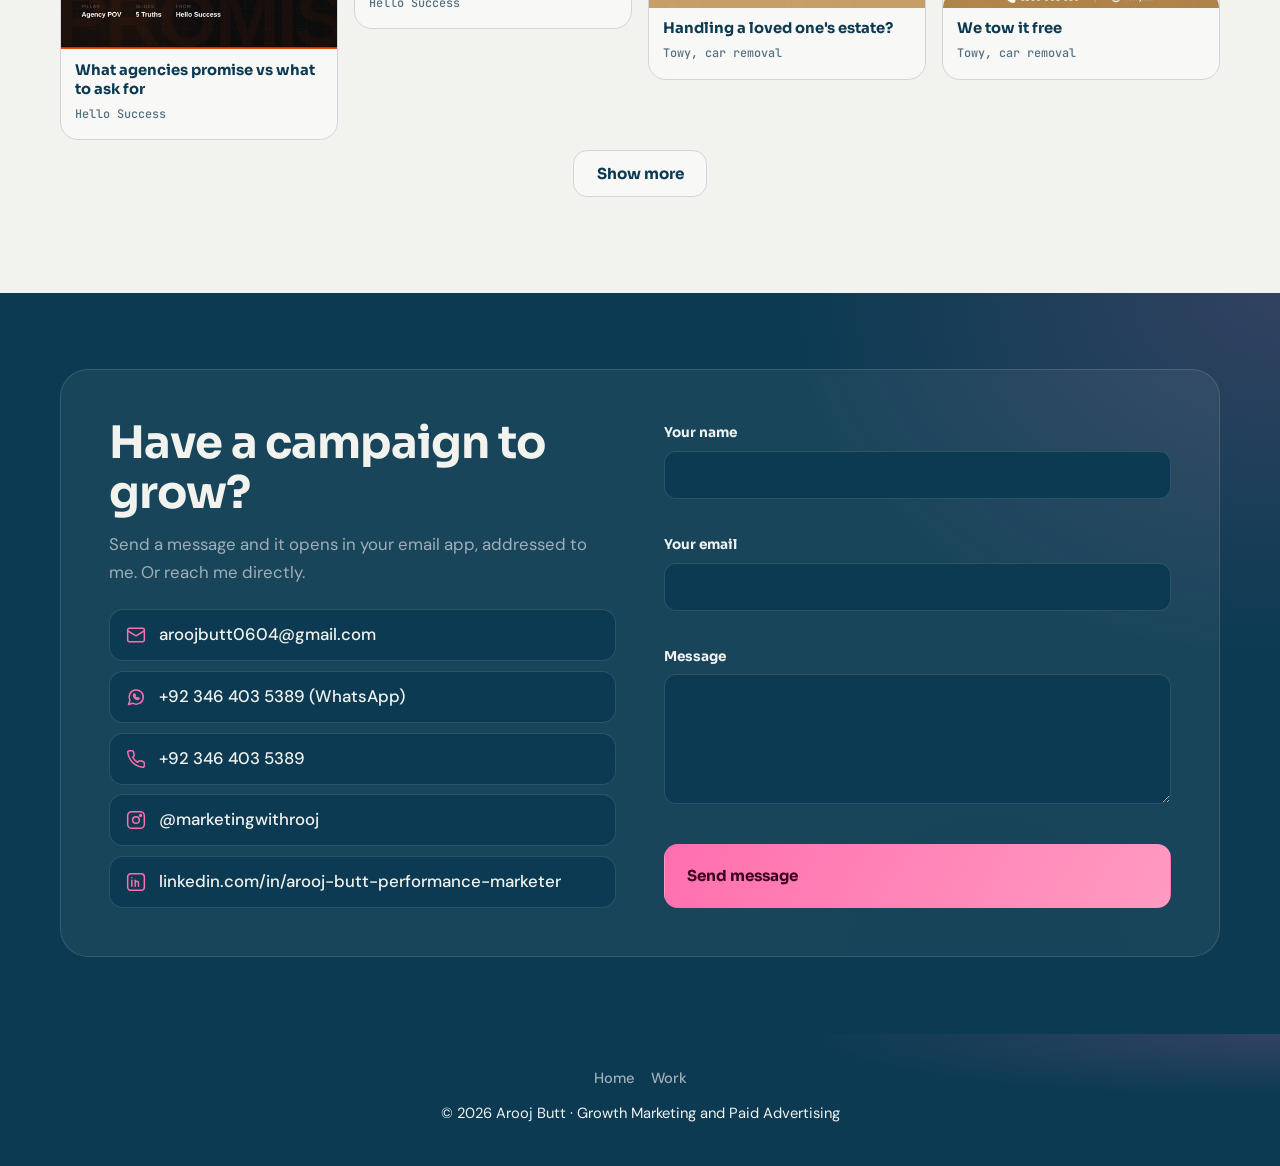
<file: work.html>
<!DOCTYPE html>
<html lang="en" data-palette="peacock" data-theme="light">
<head>
<meta charset="utf-8">
<meta name="viewport" content="width=device-width, initial-scale=1, viewport-fit=cover">
<title>Work | Arooj Butt</title>
<meta name="description" content="Arooj Butt's work: case studies with results, ad account dashboards, Shopify stores and websites, and creative from carousels to brand identities.">
<meta name="author" content="Arooj Butt">
<meta property="og:type" content="website">
<meta property="og:title" content="Work | Arooj Butt">
<meta property="og:description" content="Arooj Butt's work: case studies with results, ad account dashboards, Shopify stores and websites, and creative from carousels to brand identities.">
<meta property="og:image" content="assets/img/og-image.jpg">
<meta name="twitter:card" content="summary_large_image">
<meta name="theme-color" content="#f2f2ee">
<meta name="color-scheme" content="light">
<link rel="icon" href="favicon.svg" type="image/svg+xml">
<link rel="preconnect" href="https://fonts.googleapis.com">
<link rel="preconnect" href="https://fonts.gstatic.com" crossorigin>
<link href="https://fonts.googleapis.com/css2?family=Sora:wght@500;600;700;800&family=DM+Sans:ital,opsz,wght@0,9..40,400;0,9..40,500;0,9..40,700&family=JetBrains+Mono:wght@400;500&display=swap" rel="stylesheet">
<link rel="stylesheet" href="assets/css/style.css?v=34">
</head>
<body data-page="work">
<a class="skip" href="#main">Skip to content</a>
<header class="top">
  <div class="wrap nav">
    <a class="logo" href="index.html"><i>AB</i><span>Arooj Butt</span></a>
    <nav class="pages" aria-label="Pages"><a href="index.html">Home</a><a href="work.html" aria-current="page">Work</a></nav>
    <nav class="sec-links" id="secLinks" aria-label="On this page"><a href="#work" data-sec="work">Case studies</a><a href="#results" data-sec="results">Proof</a><a href="#websites" data-sec="websites">Websites</a><a href="#gallery" data-sec="gallery">Creative</a></nav>
    <div class="tools">
      <a class="btn primary sm" href="#contact">Hire me</a>
    </div>
  </div>
</header>

<nav class="secnav" id="secnav" aria-label="Sections"></nav>
<button class="secpill" id="secpill" type="button" aria-controls="secsheet" aria-expanded="false" hidden></button>
<div class="secsheet" id="secsheet" role="dialog" aria-label="All sections" hidden><div class="toc-head"><b>Jump to</b><button type="button" id="secsheetClose">close</button></div><ol></ol></div>
<div class="toc-backdrop" id="secBackdrop" hidden></div>

<main id="main">
<section class="s" id="work" data-label="Case studies">
  <div class="wrap">
    <div class="head"><span class="eyebrow">Work</span><h1>Problems, fixes and results</h1><p>Case studies, dashboards from the ad accounts, live stores and websites, and creative. Open a card for the full story.</p></div>
    <div class="filters" id="caseFilters" role="group" aria-label="Filter case studies"></div>
    <div class="grid" id="cases"></div>
  </div>
</section>

<section class="s" id="results" data-label="Proof" style="padding-top:1rem">
  <div class="wrap">
    <div class="head"><span class="eyebrow">Proof</span><h2>Straight from the ad accounts</h2><p>Unedited dashboards, cropped only to remove account details.</p></div>
    <div class="results" id="resultsWall"></div>
  </div>
</section>

<section class="s" id="websites" data-label="Websites" style="padding-top:1rem">
  <div class="wrap">
    <div class="head"><span class="eyebrow">Build</span><h2>Stores and websites I've built</h2><p>Shopify stores and websites that are live today. Open any one to see it for yourself.</p></div>
    <div class="grid" id="sitesGrid"></div>
  </div>
</section>

<section class="s" id="gallery" data-label="Creative" style="padding-top:1rem">
  <div class="wrap">
    <div class="head"><span class="eyebrow">Creative</span><h2>Carousels, ads and brand work</h2><p>Creatives I've made for clients and for my own page. Carousels open slide by slide.</p></div>
    <div class="filters" id="galFilters" role="group" aria-label="Filter creative work"></div>
    <div class="gallery" id="galleryGrid"></div>
    <div class="more-wrap"><button class="btn" id="galMore" type="button">Show more</button></div>
  </div>
</section>

<section class="s" id="contact" data-label="Contact" style="padding-top:1rem">
  <div class="wrap">
    <div class="contact">
      <div>
        <h2>Have a campaign to grow?</h2>
        <p>Send a message and it opens in your email app, addressed to me. Or reach me directly.</p>
        <div class="cl" id="contactLinks"></div>
      </div>
      <form class="mail" id="mailForm">
        <div><label for="fn">Your name</label><input id="fn" required maxlength="80" autocomplete="name"></div>
        <div><label for="fe">Your email</label><input id="fe" type="email" required maxlength="120" autocomplete="email"></div>
        <div><label for="fm">Message</label><textarea id="fm" required maxlength="1500"></textarea></div>
        <button class="btn primary" type="submit">Send message</button>
      </form>
    </div>
  </div>
</section>
</main>
<footer class="f"><div class="wrap"><nav class="f-links" aria-label="Footer"><a href="index.html">Home</a><a href="work.html" aria-current="page">Work</a></nav>© <span id="year"></span> Arooj Butt · Growth Marketing and Paid Advertising</div></footer>

<dialog id="caseModal" aria-labelledby="mTitle"><div id="caseBody"></div></dialog>

<dialog class="lb" id="lightbox" aria-label="Image viewer">
  <span class="count" id="lbCount"></span>
  <button class="x" type="button" aria-label="Close viewer" data-lb="close"><svg class="i" viewBox="0 0 24 24"><path d="M18 6 6 18M6 6l12 12"/></svg></button>
  <button class="prev" type="button" aria-label="Previous image" data-lb="prev"><svg class="i" viewBox="0 0 24 24"><path d="m15 18-6-6 6-6"/></svg></button>
  <figure><img id="lbImg" alt=""><figcaption id="lbCap"></figcaption><div class="dots" id="lbDots"></div></figure>
  <button class="next" type="button" aria-label="Next image" data-lb="next"><svg class="i" viewBox="0 0 24 24"><path d="m9 18 6-6-6-6"/></svg></button>
</dialog>

<noscript><p style="text-align:center;padding:2rem">This portfolio needs JavaScript to show its work. Email <a href="mailto:aroojbutt0604@gmail.com">aroojbutt0604@gmail.com</a>.</p></noscript>
<script src="assets/js/content.js?v=34"></script>
<script src="assets/js/main.js?v=34"></script>
<script src="assets/js/herofx.js?v=34"></script>
</body>
</html>
</file>
<file: assets/css/style.css>
:root{
  --bg:#F4F6FF; --bg2:#EAEEFF; --card:#FFFFFF; --ink:#0B1230; --muted:#4F5880; --line:#D9DFF4;
  --a1:#3D4FE8; --a2:#07987F; --grad:linear-gradient(120deg,#3D4FE8,#07987F); --on-grad:#FFFFFF;
  --glow1:rgba(61,79,232,.20); --glow2:rgba(7,152,127,.18); --nav-bg:rgba(244,246,255,.86);
  --mark:rgba(7,152,127,.22); --shadow:0 18px 40px -22px rgba(30,40,120,.35);
  --display:"Sora","Helvetica Neue",Arial,sans-serif; --body:"DM Sans",system-ui,"Segoe UI",Arial,sans-serif; --mono:"JetBrains Mono",ui-monospace,Menlo,Consolas,monospace;
  box-sizing:border-box; padding-top:env(safe-area-inset-top,0px); padding-bottom:env(safe-area-inset-bottom,0px);
}
@media (prefers-color-scheme: dark){
  :root:not([data-theme="light"]){
    --bg:#060A18; --bg2:#0B1130; --card:rgba(255,255,255,.045); --ink:#EAF0FF; --muted:#9BA7CF; --line:rgba(255,255,255,.11);
    --a1:#8A98FF; --a2:#34E0C0; --grad:linear-gradient(120deg,#8A98FF,#34E0C0); --on-grad:#060A18;
    --glow1:rgba(110,125,255,.28); --glow2:rgba(52,224,192,.16); --nav-bg:rgba(6,10,24,.82);
    --mark:rgba(52,224,192,.28); --shadow:0 24px 50px -26px rgba(0,0,0,.9);
  }
}
:root[data-theme="dark"]{
  --bg:#060A18; --bg2:#0B1130; --card:rgba(255,255,255,.045); --ink:#EAF0FF; --muted:#9BA7CF; --line:rgba(255,255,255,.11);
  --a1:#8A98FF; --a2:#34E0C0; --grad:linear-gradient(120deg,#8A98FF,#34E0C0); --on-grad:#060A18;
  --glow1:rgba(110,125,255,.28); --glow2:rgba(52,224,192,.16); --nav-bg:rgba(6,10,24,.82);
  --mark:rgba(52,224,192,.28); --shadow:0 24px 50px -26px rgba(0,0,0,.9);
}
*,*::before,*::after{box-sizing:border-box}
html{scroll-padding-top:calc(env(safe-area-inset-top,0px) + 76px);scroll-behavior:smooth}
body{margin:0;background:var(--bg);color:var(--ink);font-family:var(--body);font-size:1.05rem;line-height:1.65;-webkit-font-smoothing:antialiased;overflow-x:hidden}
body::before{content:"";position:fixed;inset:0 0 auto;height:env(safe-area-inset-top,0px);background:var(--nav-bg);backdrop-filter:blur(14px);-webkit-backdrop-filter:blur(14px);z-index:30}
a{color:var(--a1)}
:focus-visible{outline:3px solid var(--a2);outline-offset:3px;border-radius:6px}
.wrap{width:min(1160px,100% - 2.5rem);margin-inline:auto}
h1,h2,h3,h4{font-family:var(--display);margin:0;letter-spacing:-0.02em;line-height:1.12}
p{margin:0 0 1rem}
.sr{position:absolute;width:1px;height:1px;overflow:hidden;clip:rect(0 0 0 0);white-space:nowrap}
.grad{background:var(--grad);-webkit-background-clip:text;background-clip:text;color:transparent}

/* nav */
header.top{position:sticky;top:env(safe-area-inset-top,0px);z-index:20;background:var(--nav-bg);backdrop-filter:blur(14px);-webkit-backdrop-filter:blur(14px);border-bottom:1px solid var(--line)}
.nav{display:flex;align-items:center;justify-content:space-between;gap:1rem;height:68px}
.logo{display:flex;align-items:center;gap:.7rem;text-decoration:none;color:var(--ink);font:700 1.02rem var(--display)}
.logo i{font-style:normal;width:38px;height:38px;border-radius:12px;background:var(--grad);color:var(--on-grad);display:grid;place-items:center;font:800 .95rem var(--display)}
.nav ul{display:flex;gap:.3rem;list-style:none;margin:0;padding:0}
.nav ul a{color:var(--muted);text-decoration:none;font:500 .95rem var(--body);padding:.5rem .85rem;border-radius:999px}
.nav ul a:hover{color:var(--ink);background:var(--card)}
.tools{display:flex;gap:.6rem;align-items:center}
.icon-btn{width:40px;height:40px;border-radius:12px;border:1px solid var(--line);background:var(--card);color:var(--ink);cursor:pointer;display:grid;place-items:center}
.icon-btn:hover{border-color:var(--a1)}
.btn{display:inline-flex;align-items:center;gap:.5rem;font:700 .95rem var(--display);padding:.8rem 1.4rem;border-radius:14px;text-decoration:none;border:1px solid var(--line);color:var(--ink);background:var(--card);cursor:pointer}
.btn:hover{border-color:var(--a1)}
.btn.primary{background:var(--grad);color:var(--on-grad);border-color:transparent}
.btn.primary:hover{filter:brightness(1.08)}
.btn.sm{padding:.6rem 1.1rem;font-size:.9rem;border-radius:12px}
svg.i{width:20px;height:20px;fill:none;stroke:currentColor;stroke-width:1.8;stroke-linecap:round;stroke-linejoin:round}

/* hero */
.hero{position:relative;padding:clamp(4rem,10vw,8rem) 0 clamp(3rem,7vw,5.5rem);overflow:hidden}
.hero::before{content:"";position:absolute;inset:-20% -10% auto -10%;height:120%;background:radial-gradient(40% 40% at 15% 25%,var(--glow1),transparent 70%),radial-gradient(35% 35% at 85% 20%,var(--glow2),transparent 70%);pointer-events:none}
.hero::after{content:"";position:absolute;inset:0;background-image:linear-gradient(var(--line) 1px,transparent 1px),linear-gradient(90deg,var(--line) 1px,transparent 1px);background-size:56px 56px;opacity:.35;-webkit-mask-image:radial-gradient(ellipse at 50% 20%,#000 20%,transparent 72%);mask-image:radial-gradient(ellipse at 50% 20%,#000 20%,transparent 72%);pointer-events:none}
.hero .wrap{position:relative;z-index:1;text-align:center;max-width:880px}
.status{display:inline-flex;align-items:center;gap:.6rem;padding:.4rem .95rem .4rem .45rem;border-radius:999px;border:1px solid var(--line);background:var(--card);font:500 .92rem var(--body);margin-bottom:1.4rem}
.status b{width:30px;height:30px;border-radius:50%;background:var(--grad);color:var(--on-grad);display:grid;place-items:center;font:800 .72rem var(--display)}
.status span.dot{width:8px;height:8px;border-radius:50%;background:var(--a2);box-shadow:0 0 0 4px var(--mark)}
.hero h1{font-size:clamp(2.8rem,8vw,5.8rem);font-weight:800;letter-spacing:-0.04em;margin-bottom:1rem}
.role{font:700 clamp(1.3rem,2.8vw,1.9rem) var(--display);min-height:1.4em;margin-bottom:1.2rem}
.role .caret{display:inline-block;width:3px;height:1em;background:var(--a2);margin-left:3px;vertical-align:-0.12em;animation:blink 1s steps(2) infinite}
.hero .lede{color:var(--muted);font-size:1.2rem;max-width:56ch;margin:0 auto 1.8rem}
.cta{display:flex;flex-wrap:wrap;gap:.8rem;margin-bottom:1.6rem;justify-content:center}
.socials{display:flex;gap:.6rem;justify-content:center}
@keyframes blink{50%{opacity:0}}

/* sections */
section.s{padding:clamp(3.5rem,8vw,6rem) 0}
.head{margin-bottom:2.2rem}
.head h2{font-size:clamp(1.9rem,4.2vw,2.9rem)}
.head p{color:var(--muted);max-width:60ch;margin:.7rem 0 0}
.about{display:grid;grid-template-columns:1.3fr .7fr;gap:clamp(2rem,5vw,4rem);align-items:start}
.about p{color:var(--muted);font-size:1.1rem}
.facts{background:var(--card);border:1px solid var(--line);border-radius:20px;padding:.4rem 1.3rem;margin:0}
.facts div{display:flex;justify-content:space-between;gap:1rem;padding:.85rem 0;border-bottom:1px solid var(--line);font-size:.98rem}
.facts div:last-child{border-bottom:0}
.facts dt{color:var(--muted)}.facts dd{margin:0;font-weight:700;text-align:right}

/* timeline */
.tl{position:relative;margin:0;padding:0 0 0 2rem;list-style:none}
.tl::before{content:"";position:absolute;left:7px;top:8px;bottom:8px;width:2px;background:linear-gradient(var(--a1),var(--a2),transparent)}
.tl li{position:relative;background:var(--card);border:1px solid var(--line);border-radius:20px;padding:1.4rem 1.5rem;margin-bottom:1.2rem}
.tl li::before{content:"";position:absolute;left:calc(-2rem + 1px);top:1.7rem;width:14px;height:14px;border-radius:50%;background:var(--bg);border:3px solid var(--a2)}
.tl li.now::before{background:var(--a2);box-shadow:0 0 0 5px var(--mark)}
.tl .when{font:500 .85rem var(--mono);color:var(--muted)}
.tl h3{font-size:1.25rem;margin:.2rem 0 .1rem}
.tl .org{color:var(--a1);font-weight:700;margin-bottom:.6rem}
.tl p{color:var(--muted);margin-bottom:.8rem}
.tl .chips{margin:0}
.tl .chip{background:var(--bg)}

/* projects */
.filters{display:flex;flex-wrap:wrap;gap:.5rem;margin-bottom:1.6rem}
.filters button{font:700 .9rem var(--display);padding:.55rem 1.1rem;border-radius:999px;border:1px solid var(--line);background:var(--card);color:var(--ink);cursor:pointer}
.filters button[aria-pressed="true"]{background:var(--grad);color:var(--on-grad);border-color:transparent}
.grid{display:grid;grid-template-columns:repeat(3,1fr);gap:1.3rem}
.card{display:flex;flex-direction:column;text-align:left;background:var(--card);border:1px solid var(--line);border-radius:22px;overflow:hidden;cursor:pointer;color:inherit;font:inherit;padding:0;transition:transform .2s,border-color .2s,box-shadow .2s}
.card:hover{transform:translateY(-4px);border-color:var(--a1);box-shadow:var(--shadow)}
.card[hidden]{display:none}
.cover{height:130px;position:relative;display:grid;place-items:center;background:linear-gradient(135deg,var(--c1),var(--c2));overflow:hidden}
.cover::before{content:"";position:absolute;inset:0;background-image:linear-gradient(rgba(255,255,255,.18) 1px,transparent 1px),linear-gradient(90deg,rgba(255,255,255,.18) 1px,transparent 1px);background-size:26px 26px;-webkit-mask-image:linear-gradient(#000,transparent);mask-image:linear-gradient(#000,transparent)}
.cover span{position:relative;width:58px;height:58px;border-radius:18px;background:rgba(255,255,255,.2);border:1px solid rgba(255,255,255,.45);backdrop-filter:blur(6px);display:grid;place-items:center;color:#fff}
.cover svg.i{width:28px;height:28px}
.card .in{padding:1.2rem 1.3rem 1.4rem;display:flex;flex-direction:column;gap:.5rem;flex:1}
.card small{font:500 .78rem var(--mono);color:var(--muted)}
.card h3{font-size:1.15rem}
.card p{color:var(--muted);font-size:.96rem;margin:0;line-height:1.55}
.card .chips{margin-top:auto;padding-top:.6rem}
.card .chip{cursor:inherit;font-size:.78rem;padding:.2rem .65rem}
.card .chip:hover{border-color:var(--line);background:transparent}
.card .more{font:700 .88rem var(--display);color:var(--a1);margin-top:.5rem}

/* skills */
.skills{display:grid;grid-template-columns:repeat(2,1fr);gap:1.2rem}
.sk{background:var(--card);border:1px solid var(--line);border-radius:20px;padding:1.4rem 1.5rem}
.sk h3{font-size:1.05rem;margin-bottom:.9rem;display:flex;align-items:center;gap:.6rem}
.sk h3 svg{color:var(--a2)}
.pills{display:flex;flex-wrap:wrap;gap:.45rem}
.pills span{font:500 .9rem var(--body);padding:.3rem .8rem;border-radius:10px;background:var(--bg);border:1px solid var(--line)}

/* education */
.two{display:grid;grid-template-columns:1fr 1fr;gap:1.3rem}
.edu{background:var(--grad);color:var(--on-grad);border-radius:24px;padding:clamp(1.5rem,3vw,2.2rem)}
.edu h3{font-size:1.5rem;margin-bottom:.5rem}
.edu p{opacity:.92}
.edu .cg{font:800 3.6rem var(--display);letter-spacing:-0.04em;line-height:1;margin-top:1rem}
.edu .cg small{font:500 .95rem var(--body);letter-spacing:0;opacity:.85;margin-left:.4rem}
.lead{background:var(--card);border:1px solid var(--line);border-radius:24px;padding:1.4rem 1.6rem}
.lead h3{font-size:1.2rem;margin-bottom:.4rem}
.lead ul{list-style:none;margin:0;padding:0}
.lead li{padding:.75rem 0;border-bottom:1px solid var(--line)}
.lead li:last-child{border-bottom:0}
.lead li b{display:block;font-size:.98rem}
.lead li span{font:500 .82rem var(--mono);color:var(--muted)}

/* contact */
.contact{background:var(--card);border:1px solid var(--line);border-radius:28px;padding:clamp(1.6rem,4vw,3rem);display:grid;grid-template-columns:1fr 1fr;gap:clamp(1.5rem,4vw,3rem);position:relative;overflow:hidden}
.contact::before{content:"";position:absolute;inset:auto -10% -50% auto;width:60%;height:100%;background:radial-gradient(circle,var(--glow2),transparent 70%);pointer-events:none}
.contact h2{font-size:clamp(1.9rem,4vw,2.8rem);margin-bottom:.8rem}
.contact p{color:var(--muted)}
.cl{display:grid;gap:.6rem;margin-top:1.4rem;position:relative}
.cl a{display:flex;align-items:center;gap:.8rem;text-decoration:none;color:var(--ink);font-weight:500;padding:.7rem 1rem;border:1px solid var(--line);border-radius:14px;background:var(--bg);word-break:break-all}
.cl a:hover{border-color:var(--a2)}
.cl svg{color:var(--a2);flex:none}
form.mail{display:grid;gap:.8rem;position:relative}
form.mail label{font:700 .85rem var(--display)}
form.mail input,form.mail textarea{width:100%;font:500 1rem var(--body);padding:.8rem 1rem;border-radius:12px;border:1px solid var(--line);background:var(--bg);color:var(--ink);margin-top:.3rem}
form.mail textarea{min-height:130px;resize:vertical}
form.mail input:focus,form.mail textarea:focus{outline:none;border-color:var(--a1);box-shadow:0 0 0 3px var(--glow1)}
footer.f{padding:2rem 0 2.5rem;color:var(--muted);font-size:.92rem;text-align:center}

/* modal */
dialog{width:min(780px,calc(100% - 1.5rem));max-height:calc(100% - 3rem);padding:0;border:1px solid var(--line);border-radius:24px;background:var(--bg);color:var(--ink);box-shadow:0 40px 100px -30px rgba(0,0,0,.7)}
dialog::backdrop{background:rgba(3,6,20,.66);backdrop-filter:blur(4px)}
.m-cover{height:110px;position:relative;background:linear-gradient(135deg,var(--c1),var(--c2))}
.m-cover::before{content:"";position:absolute;inset:0;background-image:linear-gradient(rgba(255,255,255,.18) 1px,transparent 1px),linear-gradient(90deg,rgba(255,255,255,.18) 1px,transparent 1px);background-size:26px 26px}
.m-x{position:absolute;right:14px;top:14px;width:40px;height:40px;border-radius:12px;border:1px solid rgba(255,255,255,.5);background:rgba(0,0,0,.25);color:#fff;cursor:pointer;display:grid;place-items:center;z-index:2}
.m-body{padding:1.6rem clamp(1.2rem,4vw,2.2rem) 2rem}
.m-body small{font:500 .82rem var(--mono);color:var(--muted)}
.m-body h2{font-size:clamp(1.5rem,3.4vw,2.1rem);margin:.3rem 0 .7rem}
.m-body>p{color:var(--muted)}
.m-stats{display:flex;flex-wrap:wrap;gap:.8rem;margin:1.1rem 0}
.m-stats div{flex:1 1 120px;background:var(--card);border:1px solid var(--line);border-radius:14px;padding:.8rem 1rem}
.m-stats b{display:block;font:800 1.6rem var(--display);background:var(--grad);-webkit-background-clip:text;background-clip:text;color:transparent}
.m-stats span{font-size:.88rem;color:var(--muted)}
.flow{display:grid;grid-auto-flow:column;grid-auto-columns:1fr;gap:1.4rem;margin:1.2rem 0;padding:0;list-style:none}
.flow li{position:relative;background:var(--card);border:1px solid var(--line);border-radius:14px;padding:.8rem .9rem;font-size:.88rem;line-height:1.4;color:var(--muted)}
.flow li b{display:block;font:700 .95rem var(--display);color:var(--ink);margin-bottom:.15rem}
.flow li:not(:last-child)::after{content:"";position:absolute;right:-1.15rem;top:50%;width:.9rem;height:2px;background:var(--a2);transform:translateY(-50%)}
.flow li:not(:last-child)::before{content:"";position:absolute;right:-1.2rem;top:50%;border:5px solid transparent;border-left:7px solid var(--a2);transform:translateY(-50%)}
.m-body h4{font-size:1rem;margin:1.2rem 0 .5rem}
.m-body ul.pts{margin:0;padding-left:1.2rem;color:var(--muted)}
.m-body ul.pts li{margin-bottom:.45rem}
.m-body .pills{margin-top:.2rem}
.m-links{display:flex;gap:.6rem;margin-top:1.3rem;flex-wrap:wrap}

@media (max-width:960px){
  .about,.two,.contact{grid-template-columns:1fr}
  .grid{grid-template-columns:repeat(2,1fr)}
  .nav ul{display:none}
}
@media (max-width:620px){
  .grid,.skills{grid-template-columns:1fr}
  .flow{grid-auto-flow:row;gap:1.3rem}
  .flow li:not(:last-child)::after{right:auto;left:50%;top:auto;bottom:-1.1rem;width:2px;height:.9rem;transform:translateX(-50%)}
  .flow li:not(:last-child)::before{right:auto;left:50%;top:auto;bottom:-1.25rem;border:5px solid transparent;border-top:7px solid var(--a2);border-left-color:transparent;transform:translateX(-50%)}
  .tl{padding-left:1.6rem}.tl li::before{left:calc(-1.6rem + 1px)}
  .nav .btn.sm{display:none}
}
@media (prefers-reduced-motion:reduce){
  html{scroll-behavior:auto}.hit{animation:none}.role .caret{animation:none}.card{transition:none}
}

.portrait{background:var(--card);border:1px solid var(--line);border-radius:22px;overflow:hidden;margin-bottom:1rem}
.portrait img{display:block;width:100%;height:auto;aspect-ratio:1/1;object-fit:cover}
.card.static{cursor:default}
.card.static:hover{transform:none;box-shadow:none;border-color:var(--line)}
.card.static .in{gap:.35rem}
.card.static .when{font:500 .8rem var(--mono);color:var(--a1)}
.svc{grid-template-columns:repeat(3,1fr)}
.pill-row{display:flex;flex-wrap:wrap;gap:.5rem;justify-content:center;margin:0 0 1.6rem}
.pill-row span{font:500 .88rem var(--body);padding:.3rem .85rem;border-radius:999px;border:1px solid var(--line);background:var(--card);color:var(--muted)}
.cert{background:var(--card);border:1px solid var(--line);border-radius:18px;padding:1rem 1.2rem;margin-bottom:.8rem}
.cert b{display:block;font:700 1rem var(--display)}
.cert span{color:var(--muted);font-size:.95rem}
@media (max-width:960px){.svc{grid-template-columns:repeat(2,1fr)}}
@media (max-width:620px){.svc{grid-template-columns:1fr}}

/* ---------- Additions for the GitHub Pages build ---------- */
img{max-width:100%}
.skip{position:absolute;left:-999px;top:0;z-index:50;background:var(--card);color:var(--ink);padding:.6rem 1rem;border-radius:10px}
.skip:focus{left:1rem;top:1rem}
.eyebrow{font:500 .82rem var(--mono);color:var(--a2);letter-spacing:.06em;text-transform:uppercase;margin-bottom:.6rem;display:block}

/* hero: split layout with visual */
.hero .wrap.hero-grid{max-width:1160px;text-align:left;display:grid;grid-template-columns:1.05fr .95fr;gap:clamp(2rem,5vw,4rem);align-items:center}
.hero-grid .pill-row,.hero-grid .cta,.hero-grid .socials{justify-content:flex-start}
.hero-grid .lede{margin-left:0}
.hero-grid h1{font-size:clamp(2.8rem,7vw,5.2rem)}
.tagline{font:600 clamp(1.05rem,1.8vw,1.2rem) var(--display);margin:0 0 .9rem;color:var(--ink)}
.hero-visual{position:relative}
.hero-visual .frame{border-radius:24px;overflow:hidden;border:1px solid var(--line);box-shadow:var(--shadow);background:var(--card);transform:rotate(-1.2deg)}
.hero-visual .frame img{display:block;width:100%;height:auto;aspect-ratio:3/2;object-fit:cover}
.chip-float{position:absolute;display:flex;align-items:center;gap:.6rem;background:var(--card);border:1px solid var(--line);border-radius:16px;padding:.65rem .9rem;box-shadow:var(--shadow);backdrop-filter:blur(10px);-webkit-backdrop-filter:blur(10px)}
:root[data-theme="dark"] .chip-float{background:rgba(11,17,48,.88)}
@media (prefers-color-scheme: dark){:root:not([data-theme="light"]) .chip-float{background:rgba(11,17,48,.88)}}
.chip-float b{font:800 1.25rem var(--display);background:var(--grad);-webkit-background-clip:text;background-clip:text;color:transparent;line-height:1}
.chip-float span{font-size:.8rem;color:var(--muted);line-height:1.25;max-width:13ch}
.chip-float.c1{left:-1.2rem;bottom:-1.4rem}
.chip-float.c2{right:-1rem;top:-1.2rem}

/* proof strip */
.proof{display:grid;grid-template-columns:repeat(6,1fr);gap:1rem}
.proof div{background:var(--card);border:1px solid var(--line);border-radius:18px;padding:1.1rem 1.1rem 1rem}
.proof b{display:block;font:800 clamp(1.5rem,2.6vw,2rem) var(--display);letter-spacing:-.03em;background:var(--grad);-webkit-background-clip:text;background-clip:text;color:transparent;line-height:1.1}
.proof span{display:block;font-size:.88rem;color:var(--muted);line-height:1.4;margin-top:.35rem}

/* process (reuses .flow) */
.process .flow{margin:0}
.process .flow li{padding:1rem 1.1rem;font-size:.95rem}
.process .flow li b{font-size:1.05rem}
.process .flow li i{font:500 .75rem var(--mono);color:var(--a2);font-style:normal;display:block;margin-bottom:.3rem}

/* timeline extras */
.tl ul{margin:0 0 .8rem;padding-left:1.1rem;color:var(--muted)}
.tl ul li{background:none;border:0;padding:0;margin:0 0 .35rem;border-radius:0}
.tl ul li::before{display:none}
.chips{display:flex;flex-wrap:wrap;gap:.4rem}
.chip{font:500 .8rem var(--body);padding:.22rem .7rem;border-radius:999px;border:1px solid var(--line);color:var(--muted)}

/* case study cards with real covers */
.cover.img{background:var(--bg2);height:190px}
.cover.img::before{display:none}
.cover.img img,.cover.img video{position:absolute;inset:0;width:100%;height:100%;object-fit:cover;object-position:top center}
.cover .play{position:absolute;inset:auto auto 12px 12px;width:42px;height:42px;border-radius:50%;background:rgba(0,0,0,.55);display:grid;place-items:center;color:#fff;border:0;backdrop-filter:none}
.card .stat-line{display:flex;gap:1rem;flex-wrap:wrap;margin-top:.2rem}
.card .stat-line b{font:800 1.1rem var(--display);color:var(--ink);display:block}
.card .stat-line span{font-size:.78rem;color:var(--muted)}
.card .stat-line div{min-width:0;flex:1 1 40%}

/* modal media */
.m-cover.img{height:auto;max-height:340px;background:var(--bg2);overflow:hidden}
.m-cover.img::before{display:none}
.m-cover.img img{display:block;width:100%;max-height:340px;object-fit:cover;object-position:top center}
.m-media{display:grid;grid-template-columns:repeat(auto-fill,minmax(150px,1fr));gap:.7rem;margin-top:.4rem}
.m-media button{padding:0;border:1px solid var(--line);border-radius:14px;overflow:hidden;background:var(--card);cursor:zoom-in;aspect-ratio:4/5;position:relative}
.m-media img{width:100%;height:100%;object-fit:cover;object-position:top}
.m-media video{width:100%;height:100%;object-fit:cover;background:#000}
.m-media .is-video{grid-column:1/-1;aspect-ratio:16/9;cursor:default}
.m-media .is-video.tall{aspect-ratio:9/16;max-height:520px;grid-column:auto}
.result-box{background:var(--card);border:1px solid var(--line);border-left:4px solid var(--a2);border-radius:14px;padding:.9rem 1.1rem;color:var(--ink)}
dialog[open]{animation:pop .22s ease-out}
@keyframes pop{from{opacity:0;transform:translateY(12px) scale(.98)}to{opacity:1;transform:none}}

/* results wall */
.results{display:grid;grid-template-columns:repeat(2,1fr);gap:1.2rem}
.results figure{margin:0;background:var(--card);border:1px solid var(--line);border-radius:20px;overflow:hidden;display:flex;flex-direction:column}
.results button{all:unset;cursor:zoom-in;display:block;background:#fff;border-bottom:1px solid var(--line)}
.results button:focus-visible{outline:3px solid var(--a2);outline-offset:-3px}
.results img{display:block;width:100%;height:210px;object-fit:contain;padding:.6rem}
.results figcaption{padding:1rem 1.2rem 1.2rem}
.results figcaption b{display:block;font:700 1.02rem var(--display)}
.results figcaption small{display:block;font:500 .78rem var(--mono);color:var(--muted);margin:.2rem 0 .45rem}
.results figcaption span{color:var(--a1);font-weight:700;font-size:.95rem}

/* gallery: masonry columns */
.gallery{columns:4 240px;column-gap:1rem}
.g-item{break-inside:avoid;margin:0 0 1rem;display:block;width:100%;padding:0;border:1px solid var(--line);border-radius:18px;overflow:hidden;background:var(--card);color:inherit;font:inherit;text-align:left;cursor:zoom-in;transition:transform .2s,box-shadow .2s,border-color .2s}
.g-item:hover{transform:translateY(-3px);box-shadow:var(--shadow);border-color:var(--a1)}
.g-item[hidden]{display:none}
.g-item .ph{position:relative;background:var(--bg2)}
.g-item img{display:block;width:100%;height:auto}
.g-item .meta{display:block;padding:.7rem .9rem .8rem}
.g-item .meta b{display:block;font:700 .92rem var(--display);line-height:1.3}
.g-item .meta small{font:500 .74rem var(--mono);color:var(--muted)}
.g-badge{position:absolute;top:10px;right:10px;font:700 .72rem var(--mono);padding:.25rem .55rem;border-radius:999px;background:rgba(0,0,0,.62);color:#fff;display:flex;align-items:center;gap:.3rem}
.g-item video{display:block;width:100%;background:#000}
.g-item.vid{cursor:default}
.more-wrap{text-align:center;margin-top:.6rem}

/* lightbox */
dialog.lb{width:100%;height:100%;max-width:none;max-height:none;margin:0;border:0;border-radius:0;box-shadow:none;background:rgba(3,6,20,.94);color:#fff;align-items:center;justify-content:center;padding:3.5rem 4rem}
dialog.lb[open]{display:flex;animation:none}
dialog.lb::backdrop{background:transparent}
.lb figure{margin:0;display:flex;flex-direction:column;align-items:center;gap:.8rem;max-width:100%;max-height:100%}
.lb img{max-width:min(1100px,100%);max-height:calc(100vh - 9rem);object-fit:contain;border-radius:12px;box-shadow:0 30px 80px rgba(0,0,0,.6);background:#fff}
.lb figcaption{color:#E6EAFF;text-align:center;font-size:.95rem}
.lb figcaption small{display:block;font:500 .78rem var(--mono);color:#9BA7CF;margin-top:.15rem}
.lb button{position:absolute;width:48px;height:48px;border-radius:14px;border:1px solid rgba(255,255,255,.25);background:rgba(255,255,255,.08);color:#fff;cursor:pointer;display:grid;place-items:center}
.lb button:hover{background:rgba(255,255,255,.18)}
.lb .x{top:14px;right:14px}
.lb .prev{left:14px;top:50%;transform:translateY(-50%)}
.lb .next{right:14px;top:50%;transform:translateY(-50%)}
.lb .count{position:absolute;top:22px;left:20px;font:500 .85rem var(--mono);color:#9BA7CF}
.lb .dots{display:flex;gap:6px;justify-content:center}
.lb .dots i{width:7px;height:7px;border-radius:50%;background:rgba(255,255,255,.3)}
.lb .dots i.on{background:#34E0C0}

/* leadership */
.lead-grid{display:grid;grid-template-columns:repeat(2,1fr);gap:1.2rem}
.lead-grid .feature{background:var(--card);border:1px solid var(--line);border-radius:20px;padding:1.3rem 1.4rem}
.lead-grid .feature small{font:500 .78rem var(--mono);color:var(--a1)}
.lead-grid .feature h3{font-size:1.1rem;margin:.25rem 0 .35rem}
.lead-grid .feature p{color:var(--muted);margin:0;font-size:.96rem}
.campus{display:flex;flex-wrap:wrap;gap:.6rem;margin-top:1.2rem}
.campus span{background:var(--card);border:1px solid var(--line);border-radius:14px;padding:.55rem .85rem;font-size:.9rem}
.campus span b{font-weight:700}
.campus span em{font-style:normal;color:var(--muted);font:500 .76rem var(--mono);margin-left:.35rem}

/* scroll reveal */
.rv{opacity:0;transform:translateY(18px);transition:opacity .6s ease,transform .6s ease}
.rv.in{opacity:1;transform:none}

@media (max-width:1100px){.proof{grid-template-columns:repeat(3,1fr)}}
@media (max-width:960px){
  .hero .wrap.hero-grid{grid-template-columns:1fr;text-align:center}
  .hero-grid .pill-row,.hero-grid .cta,.hero-grid .socials{justify-content:center}
  .hero-grid .lede{margin-left:auto}
  .hero-visual{max-width:620px;margin:1rem auto 0}
  .results,.lead-grid{grid-template-columns:1fr}
  .process .flow{grid-auto-flow:row;gap:1.3rem}
  .process .flow li:not(:last-child)::after{right:auto;left:50%;top:auto;bottom:-1.1rem;width:2px;height:.9rem;transform:translateX(-50%)}
  .process .flow li:not(:last-child)::before{right:auto;left:50%;top:auto;bottom:-1.25rem;border:5px solid transparent;border-top:7px solid var(--a2);border-left-color:transparent;transform:translateX(-50%)}
}
@media (max-width:620px){
  .proof{grid-template-columns:repeat(2,1fr)}
  .chip-float{display:none}
  .lb{padding:3.5rem .5rem 4.5rem}
  .lb .prev,.lb .next{top:auto;bottom:12px;transform:none}
  .lb .prev{left:calc(50% - 60px)}.lb .next{right:calc(50% - 60px)}
  .results img{height:160px}
}
@media (prefers-reduced-motion:reduce){.rv{opacity:1;transform:none;transition:none}.g-item{transition:none}dialog[open]{animation:none}}
#cases .cover{height:190px}
.cover.img.shot{background:#fff}
.cover.img.shot img{object-fit:contain;object-position:center;padding:.6rem}
@media (max-width:620px){.gallery{columns:2;column-gap:.65rem}.g-item{margin-bottom:.65rem;border-radius:14px}.g-item .meta{padding:.5rem .6rem .6rem}.g-item .meta b{font-size:.82rem}.g-badge{top:6px;right:6px;font-size:.66rem}}

/* stores and websites */
.site{display:flex;flex-direction:column;background:var(--card);border:1px solid var(--line);border-radius:22px;overflow:hidden;transition:transform .2s,border-color .2s,box-shadow .2s}
.site:hover{transform:translateY(-4px);border-color:var(--a1);box-shadow:var(--shadow)}
.site-shot{display:block;padding:0;border:0;border-bottom:1px solid var(--line);background:var(--bg2);cursor:zoom-in;text-align:left;text-decoration:none;color:inherit;font:inherit}
a.site-shot{cursor:pointer}
.site-bar{display:flex;align-items:center;gap:6px;padding:.55rem .8rem;background:var(--bg);border-bottom:1px solid var(--line)}
.site-bar i{width:9px;height:9px;border-radius:50%;background:var(--line)}
.site-bar i:nth-child(1){background:#FF5F57}.site-bar i:nth-child(2){background:#FEBC2E}.site-bar i:nth-child(3){background:#28C840}
.site-bar em{font:500 .74rem var(--mono);font-style:normal;color:var(--muted);margin-left:.5rem;white-space:nowrap;overflow:hidden;text-overflow:ellipsis}
.site-shot img{display:block;width:100%;aspect-ratio:16/9;object-fit:cover;object-position:top}
.site-ph{display:grid;place-content:center;gap:.2rem;text-align:center;aspect-ratio:16/9;background:linear-gradient(135deg,var(--c1),var(--c2));color:#fff}
.site-ph b{font:800 1.5rem var(--display);letter-spacing:-.02em}
.site-ph small{font:500 .8rem var(--mono);opacity:.8}
.site .in{padding:1.1rem 1.3rem 1.3rem;display:flex;flex-direction:column;gap:.4rem;flex:1}
.site .in small{font:500 .78rem var(--mono);color:var(--a2)}
.site .in h3{font-size:1.15rem}
.site .in p{color:var(--muted);font-size:.95rem;margin:0;line-height:1.55}
.site .visit{margin-top:auto;padding-top:.6rem;display:inline-flex;align-items:center;gap:.35rem;font:700 .9rem var(--display);text-decoration:none;color:var(--a1)}
.site .visit svg.i{width:16px;height:16px}
@media (prefers-reduced-motion:reduce){.site{transition:none}}

/* contents sidebar (Wikipedia-style table of contents) */
:root{--toc-w:268px}
.nav-left{display:flex;align-items:center;gap:.7rem}
.toc{position:fixed;top:calc(env(safe-area-inset-top,0px) + 69px);left:0;bottom:0;width:var(--toc-w);overflow-y:auto;overscroll-behavior:contain;padding:1.3rem .9rem 2.5rem 1.2rem;border-right:1px solid var(--line);background:var(--bg);z-index:18;font-size:.9rem;transform:translateX(-100%);visibility:hidden;transition:transform .25s ease,visibility .25s}
body.toc-open .toc{transform:none;visibility:visible;box-shadow:var(--shadow)}
.toc-head{display:flex;justify-content:space-between;align-items:baseline;padding:0 .5rem .7rem;margin-bottom:.4rem;border-bottom:1px solid var(--line)}
.toc-head b{font:700 1rem var(--display)}
.toc-head button{font:500 .78rem var(--mono);color:var(--a1);background:none;border:0;cursor:pointer;padding:.2rem .3rem}
.toc ol{list-style:none;margin:0;padding:0}
.toc li{position:relative}
.toc a{display:flex;gap:.5rem;padding:.32rem 1.6rem .32rem .5rem;border-radius:8px;color:var(--muted);text-decoration:none;line-height:1.35}
.toc a:hover{background:var(--card);color:var(--ink)}
.toc a .n{font:500 .72rem var(--mono);min-width:1.7rem;padding-top:.12rem;opacity:.75;flex:none}
.toc li.active>a{color:var(--ink);background:var(--card);font-weight:700;box-shadow:inset 3px 0 0 var(--a2)}
.toc .sub-toggle{position:absolute;right:.15rem;top:.2rem;width:24px;height:24px;border:0;background:none;color:var(--muted);cursor:pointer;border-radius:6px;display:grid;place-items:center;transition:transform .2s}
.toc .sub-toggle:hover{background:var(--card);color:var(--ink)}
.toc li.open>.sub-toggle{transform:rotate(90deg)}
.toc ol ol{display:none;margin:.1rem 0 .45rem .95rem;padding-left:.4rem;border-left:1px solid var(--line)}
.toc li.open>ol{display:block}
.toc ol ol a{font-size:.84rem;padding:.24rem .5rem}
.toc-backdrop{position:fixed;inset:0;background:rgba(3,6,20,.55);z-index:17}
.flash{outline:3px solid var(--a2);outline-offset:4px;border-radius:22px;transition:outline-color .6s}

@media (prefers-reduced-motion:reduce){.toc,.toc .sub-toggle{transition:none}}

/* header nav active state */
.nav ul a.active{color:var(--ink);background:var(--card);box-shadow:inset 0 -2px 0 var(--a2)}
@media (max-width:1100px){.nav ul a{padding:.5rem .6rem;font-size:.9rem}}

/* services inside About */
.svc-head{font-size:1.2rem;margin:2.2rem 0 1rem;scroll-margin-top:90px}
.svc-list{display:grid;grid-template-columns:repeat(2,1fr);gap:.7rem}
.svc-item{display:flex;gap:.8rem;align-items:flex-start;padding:.8rem .9rem;background:var(--card);border:1px solid var(--line);border-radius:16px;transition:border-color .2s,transform .2s}
.svc-item:hover{border-color:var(--c);transform:translateY(-2px)}
.svc-ico{flex:none;width:40px;height:40px;border-radius:12px;display:grid;place-items:center;background:color-mix(in srgb,var(--c) 15%,transparent)}
.svc-ico i{display:block;width:21px;height:21px;background:var(--c);-webkit-mask-position:center;mask-position:center;-webkit-mask-size:contain;mask-size:contain;-webkit-mask-repeat:no-repeat;mask-repeat:no-repeat}
.svc-item b{display:block;font:700 .95rem var(--display);color:var(--ink);line-height:1.3}
.svc-item div>span{display:block;font-size:.84rem;color:var(--muted);line-height:1.4;margin-top:.15rem}
@media (max-width:620px){.svc-list{grid-template-columns:1fr}}

/* right-edge section rail */
.rail{position:fixed;right:20px;top:50%;transform:translateY(-50%);z-index:16;display:none;flex-direction:column;gap:12px;padding:12px 7px}
.rail::before{content:"";position:absolute;left:50%;top:16px;bottom:16px;width:2px;margin-left:-1px;background:var(--line);z-index:-1}
.rail a{position:relative;display:block;width:10px;height:10px;border-radius:50%;background:var(--bg);border:2px solid var(--line);transition:transform .2s,background .2s,border-color .2s}
.rail a.done{background:var(--a1);border-color:var(--a1)}
.rail a.active{background:var(--a2);border-color:var(--a2);transform:scale(1.4)}
.rail a:hover{border-color:var(--a2);transform:scale(1.4)}
.rail a span{position:absolute;right:22px;top:50%;transform:translate(6px,-50%);white-space:nowrap;font:600 .78rem var(--body);padding:.3rem .65rem;border-radius:8px;background:var(--bg2);border:1px solid var(--line);color:var(--ink);opacity:0;pointer-events:none;transition:opacity .15s,transform .15s;box-shadow:var(--shadow)}
.rail a:hover span,.rail a:focus-visible span,.rail a.peek span{opacity:1;transform:translate(0,-50%)}
@media (min-width:1280px){.rail{display:flex}}
@media (prefers-reduced-motion:reduce){.rail a,.rail a span,.svc-item{transition:none}}

/* multi-page navigation */
header.top{min-height:69px}
.nav ul a[aria-current="page"]{color:var(--ink);background:var(--card);box-shadow:inset 0 -2px 0 var(--a2)}
.menu-btn{display:none}
@media (max-width:960px){.menu-btn{display:grid}}
.menu-list a{font:600 1.05rem var(--display);padding:.7rem .8rem}
.menu-list a[aria-current="page"]{color:var(--ink);background:var(--card);box-shadow:inset 3px 0 0 var(--a2)}
.head h1{font-size:clamp(2.1rem,4.8vw,3.2rem)}
.svc-head{font-size:1.2rem}
.svc-list.wide{grid-template-columns:repeat(3,1fr)}
@media (max-width:960px){.svc-list.wide{grid-template-columns:repeat(2,1fr)}}
@media (max-width:620px){.svc-list.wide{grid-template-columns:1fr}}
.more-wrap .btn svg.i{width:18px;height:18px}
#featured .more-wrap,#websites .more-wrap{margin-top:1.6rem}
.f-links{display:flex;flex-wrap:wrap;justify-content:center;gap:.4rem 1rem;margin-bottom:.7rem}
.f-links a{color:var(--muted);text-decoration:none;font-weight:500}
.f-links a:hover{color:var(--ink)}

/* section navigator: right-edge ticks (desktop) */
.secnav{position:fixed;right:16px;top:50%;transform:translateY(-50%);z-index:16;display:none;flex-direction:column;align-items:flex-end;gap:.3rem}
.secnav-count{font:500 .72rem var(--mono);color:var(--muted);padding:0 .55rem;opacity:0;transition:opacity .15s}
.secnav-count b{color:var(--ink);font-weight:500}
.secnav ol{list-style:none;margin:0;padding:.45rem .35rem;display:flex;flex-direction:column;align-items:stretch;gap:1px;border-radius:16px;border:1px solid transparent;transition:background .2s,border-color .2s,box-shadow .2s}
.secnav a{display:flex;align-items:center;justify-content:flex-end;gap:.6rem;padding:.26rem .45rem;border-radius:8px;text-decoration:none;color:var(--muted);font:500 .8rem var(--body);line-height:1.2}
.secnav .tick{flex:none;width:12px;height:2px;border-radius:2px;background:var(--line);transition:width .2s,background .2s}
.secnav a.done .tick{background:color-mix(in srgb,var(--muted) 60%,transparent)}
.secnav a.active .tick{width:24px;background:var(--a2)}
.secnav .lbl{white-space:nowrap;opacity:0;transform:translateX(6px);transition:opacity .15s,transform .15s;pointer-events:none}
.secnav a.active .lbl{opacity:1;transform:none;color:var(--ink);font-weight:700;background:var(--bg2);border:1px solid var(--line);padding:.18rem .55rem;border-radius:999px;box-shadow:var(--shadow)}
.secnav:hover ol,.secnav:focus-within ol{background:var(--bg2);border-color:var(--line);box-shadow:var(--shadow)}
.secnav:hover .secnav-count,.secnav:focus-within .secnav-count{opacity:1}
.secnav:hover .lbl,.secnav:focus-within .lbl{opacity:1;transform:none;pointer-events:auto}
.secnav:hover a.active .lbl,.secnav:focus-within a.active .lbl{background:none;border-color:transparent;box-shadow:none;padding:0}
.secnav a:hover{color:var(--ink);background:var(--card)}
.secnav a:hover .tick{background:var(--a1);width:18px}
@media (min-width:1280px){.secnav{display:flex}}

/* section navigator: bottom pill + sheet (narrow screens) */
.secpill{position:fixed;left:50%;bottom:calc(14px + env(safe-area-inset-bottom,0px));transform:translateX(-50%);z-index:19;display:flex;align-items:center;gap:.55rem;max-width:calc(100% - 2rem);padding:.6rem .95rem;border-radius:999px;border:1px solid var(--line);background:var(--bg2);color:var(--ink);font:600 .9rem var(--display);box-shadow:var(--shadow);cursor:pointer}
.secpill[hidden]{display:none}
.secpill .dot{width:8px;height:8px;border-radius:50%;background:var(--a2);box-shadow:0 0 0 4px var(--mark);flex:none}
.secpill .lbl{white-space:nowrap;overflow:hidden;text-overflow:ellipsis}
.secpill .cnt{font:500 .75rem var(--mono);color:var(--muted)}
.secpill svg.i{width:16px;height:16px;color:var(--muted)}
.secsheet{position:fixed;left:50%;bottom:calc(12px + env(safe-area-inset-bottom,0px));transform:translateX(-50%);z-index:21;width:min(420px,calc(100% - 1.5rem));max-height:70vh;overflow-y:auto;padding:1rem .8rem 1.1rem;border-radius:20px;border:1px solid var(--line);background:var(--bg);box-shadow:var(--shadow)}
.secsheet[hidden]{display:none}
.secsheet ol{list-style:none;margin:0;padding:0}
.secsheet a{display:flex;gap:.7rem;align-items:baseline;padding:.55rem .6rem;border-radius:10px;color:var(--muted);text-decoration:none;font:600 .98rem var(--display)}
.secsheet a .n{font:500 .74rem var(--mono);opacity:.7;min-width:1.6rem}
.secsheet a.active{color:var(--ink);background:var(--card);box-shadow:inset 3px 0 0 var(--a2)}
#secBackdrop{z-index:20}
@media (min-width:1280px){.secpill,.secsheet{display:none!important}}
@media (prefers-reduced-motion:reduce){.secnav .tick,.secnav .lbl,.secnav ol{transition:none}}

/* contents box near the top of the page */
.toc-box{background:var(--card);border:1px solid var(--line);border-radius:22px;padding:1.2rem 1.4rem 1.3rem}
.toc-box-head{display:flex;align-items:baseline;justify-content:space-between;gap:1rem;margin-bottom:.8rem;padding-bottom:.7rem;border-bottom:1px solid var(--line)}
.toc-box-head b{font:700 1.1rem var(--display)}
.toc-box-head span{font:500 .78rem var(--mono);color:var(--muted)}
.toc-box ol{list-style:none;margin:0;padding:0;columns:3 210px;column-gap:1.5rem}
.toc-box li{break-inside:avoid}
.toc-box a{display:flex;gap:.7rem;align-items:baseline;padding:.42rem .55rem;border-radius:10px;color:var(--ink);text-decoration:none;font:600 .95rem var(--display)}
.toc-box a .n{font:500 .74rem var(--mono);color:var(--a2);min-width:1.5rem}
.toc-box a small{font:400 .82rem var(--body);color:var(--muted);margin-left:auto;white-space:nowrap}
.toc-box a:hover{background:var(--bg2)}
.toc-box a:hover .n{color:var(--a1)}

/* About: services sit under the text; the portrait column sticks so neither side leaves a gap */
@media (min-width:961px){.about-side{position:sticky;top:90px}}
.about .svc-head{margin-top:1.8rem}

/* two-page header */
.pages{display:flex;gap:.2rem;margin-right:auto;margin-left:1.2rem}
.pages a{color:var(--muted);text-decoration:none;font:600 .95rem var(--body);padding:.5rem .95rem;border-radius:999px}
.pages a:hover{color:var(--ink);background:var(--card)}
.pages a[aria-current="page"]{color:var(--ink);background:var(--card);box-shadow:inset 0 -2px 0 var(--a2)}
@media (max-width:480px){.logo span{display:none}.pages{margin-left:.6rem}.pages a{padding:.45rem .7rem}}
.featured-proof{margin-top:1.4rem}
#featured .more-wrap{margin-top:1.6rem}
.work-intro{padding-bottom:1rem}

/* header v2: segmented page switch + section labels */
header.top .nav{gap:.9rem}
.pages{display:flex;gap:2px;margin:0 0 0 .4rem;padding:3px;border-radius:999px;background:var(--bg2);border:1px solid var(--line)}
.pages a{padding:.38rem .95rem;font:600 .88rem var(--display);color:var(--muted);border-radius:999px;text-decoration:none;transition:background .2s,color .2s}
.pages a:hover{color:var(--ink);background:transparent}
.pages a[aria-current="page"]{background:var(--grad);color:var(--on-grad);box-shadow:none}
.sec-links{display:none;align-items:center;gap:.15rem;margin-right:auto;padding-left:.9rem;border-left:1px solid var(--line)}
.sec-links a{position:relative;display:inline-flex;align-items:center;gap:.4rem;padding:.36rem .75rem;border-radius:999px;border:1px solid transparent;color:var(--muted);text-decoration:none;font:500 .86rem var(--body);white-space:nowrap;transition:color .2s,background .2s,border-color .2s}
.sec-links a::before{content:"";width:6px;height:6px;border-radius:50%;background:var(--line);transition:background .2s,box-shadow .2s}
.sec-links a:hover{color:var(--ink);background:var(--card)}
.sec-links a.active{color:var(--ink);font-weight:700;background:var(--bg2);border-color:var(--line);box-shadow:var(--shadow)}
.sec-links a.active::before{background:var(--a2);box-shadow:0 0 0 3px var(--mark)}
.tools{margin-left:auto}
@media (min-width:1100px){.sec-links{display:flex}.tools{margin-left:0}}
@media (max-width:480px){.pages{margin-left:.2rem}.pages a{padding:.34rem .7rem}}

/* strategy documents: compact cards, no image cover */
.doc-card{position:relative;display:flex;flex-direction:column;gap:.45rem;padding:1.3rem 1.35rem 1.4rem;background:var(--card);border:1px solid var(--line);border-radius:20px;overflow:hidden;transition:transform .2s,border-color .2s,box-shadow .2s}
.doc-card::before{content:"";position:absolute;inset:0 0 auto;height:3px;background:linear-gradient(90deg,var(--c1),var(--c2))}
.doc-card:hover{transform:translateY(-3px);border-color:var(--c1);box-shadow:var(--shadow)}
.doc-top{display:flex;align-items:center;justify-content:space-between;gap:.8rem;margin-bottom:.35rem}
.doc-ico{width:44px;height:44px;border-radius:13px;display:grid;place-items:center;color:var(--c1);background:color-mix(in srgb,var(--c1) 14%,transparent)}
:root[data-theme="dark"] .doc-ico{color:color-mix(in srgb,var(--c1) 55%,white)}
@media (prefers-color-scheme: dark){:root:not([data-theme="light"]) .doc-ico{color:color-mix(in srgb,var(--c1) 55%,white)}}
.doc-ico svg.i{width:22px;height:22px}
.doc-tag{display:inline-flex;align-items:center;gap:.35rem;font:500 .72rem var(--mono);color:var(--muted);padding:.25rem .6rem;border:1px solid var(--line);border-radius:999px;white-space:nowrap}
.doc-tag svg.i{width:13px;height:13px}
.doc-card small{font:500 .78rem var(--mono);color:var(--muted)}
.doc-card h3{font-size:1.12rem}
.doc-card p{color:var(--muted);font-size:.95rem;margin:0;line-height:1.55}
@media (prefers-reduced-motion:reduce){.doc-card{transition:none}}

/* right-edge navigator: only show the persistent current label when the side margin can fit it */
@media (max-width:1499px){
  .secnav a.active .lbl{opacity:0;transform:translateX(6px);background:none;border-color:transparent;box-shadow:none;padding:0}
  .secnav:hover a.active .lbl,.secnav:focus-within a.active .lbl{opacity:1;transform:none}
}

/* ---------- proof-first hero (from the Proof layout) ---------- */
.hero .wrap.phero-grid{max-width:1160px;text-align:left;display:grid;grid-template-columns:1.12fr .88fr;gap:clamp(2rem,5vw,4rem);align-items:center}
.hero h1.phero-h{font-size:clamp(2.4rem,4.3vw,3.7rem);font-weight:800;letter-spacing:-.04em;line-height:1.02;margin:1.1rem 0 1.2rem}
.phero-lede{color:var(--muted);font-size:1.12rem;max-width:36rem;margin:0 0 1.8rem}
.phero .cta{justify-content:flex-start;margin-bottom:1.3rem}
.phero .cta .i{width:18px;height:18px}
.phero-plats{font-size:.86rem;color:var(--muted);margin:0}
.phero-shot{position:relative;margin:0}
.phero-frame{display:block;border-radius:18px;overflow:hidden;background:#fff;border:1px solid var(--line);box-shadow:var(--shadow);transform:rotate(-1.2deg);transition:transform .4s}
.phero-frame:hover{transform:rotate(0)}
.phero-frame img{display:block;width:100%;height:auto}
.phero-shot figcaption{margin-top:1.3rem;font-size:.88rem;color:var(--muted)}
.phero-shot figcaption b{color:var(--ink)}
.phero-shot .chip-float.c1{left:-1.2rem;bottom:2.6rem}
.phero-shot .chip-float.c2{right:-1rem;top:-1.4rem}
.phero-shot .chip-float span{max-width:12ch}
.pstrip{gap:1px;background:var(--line);border:1px solid var(--line);border-radius:20px;overflow:hidden}
.pstrip div{border:0;border-radius:0;background:var(--bg);padding:1.3rem 1.2rem}
@media (max-width:900px){
  .hero .wrap.phero-grid{grid-template-columns:1fr}
  .phero-shot{max-width:620px}
}
/* tighter proof-first hero: less empty space above and below */
.hero.phero{padding:clamp(1.6rem,3.5vw,2.8rem) 0 clamp(1.6rem,3vw,2.4rem)}
.hero h1.phero-h{margin:.9rem 0 .9rem}
.phero-lede{margin-bottom:1.4rem}
.phero .cta{margin-bottom:1rem}
.phero-shot figcaption{margin-top:1rem}

/* ---------- colour theme: Peacock & Pearl. About 90% two colours (dark D, light L), 10% one accent (A on dark, Al on light).
   Light mode: L background, D text. Dark mode: D background, L text. ---------- */
:root[data-palette="peacock"]{--D:#0b3a52;--L:#f2f2ee;--A:#ff6fae;--Al:#c2186b;--onA:#3a0620;--onAl:#ffffff}
:root[data-palette]{
  --bg:var(--L);--bg2:color-mix(in oklab,var(--L) 90%,var(--D));--card:color-mix(in srgb,#fff 45%,var(--L));--ink:var(--D);
  --muted:color-mix(in oklab,var(--D) 68%,var(--L));--line:color-mix(in oklab,var(--D) 14%,var(--L));
  --a1:var(--Al);--a2:var(--Al);--grad:linear-gradient(120deg,var(--Al),color-mix(in oklab,var(--Al) 62%,var(--D)));--on-grad:var(--onAl);
  --glow1:color-mix(in srgb,var(--Al) 16%,transparent);--glow2:color-mix(in srgb,var(--D) 8%,transparent);--nav-bg:color-mix(in srgb,var(--L) 88%,transparent);
  --mark:color-mix(in srgb,var(--Al) 20%,transparent);--shadow:0 18px 40px -22px color-mix(in srgb,var(--D) 45%,transparent)
}
@media (prefers-color-scheme: dark){
  :root[data-palette]:not([data-theme="light"]){
  --bg:var(--D);--bg2:color-mix(in oklab,var(--D) 86%,var(--L));--card:color-mix(in srgb,var(--L) 5%,transparent);--ink:var(--L);
  --muted:color-mix(in oklab,var(--L) 64%,var(--D));--line:color-mix(in srgb,var(--L) 12%,transparent);
  --a1:var(--A);--a2:var(--A);--grad:linear-gradient(120deg,var(--A),color-mix(in oklab,var(--A) 70%,var(--L)));--on-grad:var(--onA);
  --glow1:color-mix(in srgb,var(--A) 22%,transparent);--glow2:color-mix(in srgb,var(--L) 6%,transparent);--nav-bg:color-mix(in srgb,var(--D) 86%,transparent);
  --mark:color-mix(in srgb,var(--A) 26%,transparent);--shadow:0 24px 50px -26px rgba(0,0,0,.85)
  }
}
:root[data-palette][data-theme="dark"]{
  --bg:var(--D);--bg2:color-mix(in oklab,var(--D) 86%,var(--L));--card:color-mix(in srgb,var(--L) 5%,transparent);--ink:var(--L);
  --muted:color-mix(in oklab,var(--L) 64%,var(--D));--line:color-mix(in srgb,var(--L) 12%,transparent);
  --a1:var(--A);--a2:var(--A);--grad:linear-gradient(120deg,var(--A),color-mix(in oklab,var(--A) 70%,var(--L)));--on-grad:var(--onA);
  --glow1:color-mix(in srgb,var(--A) 22%,transparent);--glow2:color-mix(in srgb,var(--L) 6%,transparent);--nav-bg:color-mix(in srgb,var(--D) 86%,transparent);
  --mark:color-mix(in srgb,var(--A) 26%,transparent);--shadow:0 24px 50px -26px rgba(0,0,0,.85)
}
:root[data-palette] .chip-float{background:var(--bg)}


/* social buttons under the hero buttons */
.phero-social{display:flex;flex-wrap:wrap;gap:.5rem;margin:0 0 1.1rem}
.soc-pill{display:inline-flex;align-items:center;gap:.45rem;padding:.5rem .9rem;border-radius:999px;border:1px solid var(--line);background:var(--card);color:var(--ink);font:600 .88rem var(--body);text-decoration:none;transition:border-color .2s,transform .2s}
.soc-pill:hover{border-color:var(--a1);transform:translateY(-1px)}
.soc-pill .i{width:17px;height:17px}

/* ---------- colour blocking: alternate bands so long pages stay lively ----------
   Contrast bands take the opposite mode's colours (dark teal in light mode, pearl in dark mode);
   tinted bands sit a shade off the page colour with a faint accent glow. */
:root[data-palette] :is(#how-i-work,#strategy,#contact,#results,footer.f){
  --bg:var(--D);--bg2:color-mix(in oklab,var(--D) 86%,var(--L));--card:color-mix(in srgb,var(--L) 6%,transparent);--ink:var(--L);
  --muted:color-mix(in oklab,var(--L) 66%,var(--D));--line:color-mix(in srgb,var(--L) 13%,transparent);
  --a1:var(--A);--a2:var(--A);--grad:linear-gradient(120deg,var(--A),color-mix(in oklab,var(--A) 70%,var(--L)));--on-grad:var(--onA);
  --mark:color-mix(in srgb,var(--A) 26%,transparent);--shadow:0 24px 50px -26px rgba(0,0,0,.85);
  background:radial-gradient(55% 70% at 100% 0%,color-mix(in srgb,var(--a1) 16%,transparent),transparent 70%),var(--bg);color:var(--ink)
}
:root[data-palette][data-theme="dark"] :is(#how-i-work,#strategy,#contact,#results,footer.f){
  --bg:var(--L);--bg2:color-mix(in oklab,var(--L) 90%,var(--D));--card:color-mix(in srgb,#fff 45%,var(--L));--ink:var(--D);
  --muted:color-mix(in oklab,var(--D) 68%,var(--L));--line:color-mix(in oklab,var(--D) 14%,var(--L));
  --a1:var(--Al);--a2:var(--Al);--grad:linear-gradient(120deg,var(--Al),color-mix(in oklab,var(--Al) 62%,var(--D)));--on-grad:var(--onAl);
  --mark:color-mix(in srgb,var(--Al) 20%,transparent);--shadow:0 18px 40px -22px color-mix(in srgb,var(--D) 45%,transparent);
  background:radial-gradient(55% 70% at 100% 0%,color-mix(in srgb,var(--a1) 12%,transparent),transparent 70%),var(--bg);color:var(--ink)
}
@media (prefers-color-scheme: dark){
  :root[data-palette]:not([data-theme="light"]) :is(#how-i-work,#strategy,#contact,#results,footer.f){
  --bg:var(--L);--bg2:color-mix(in oklab,var(--L) 90%,var(--D));--card:color-mix(in srgb,#fff 45%,var(--L));--ink:var(--D);
  --muted:color-mix(in oklab,var(--D) 68%,var(--L));--line:color-mix(in oklab,var(--D) 14%,var(--L));
  --a1:var(--Al);--a2:var(--Al);--grad:linear-gradient(120deg,var(--Al),color-mix(in oklab,var(--Al) 62%,var(--D)));--on-grad:var(--onAl);
  --mark:color-mix(in srgb,var(--Al) 20%,transparent);--shadow:0 18px 40px -22px color-mix(in srgb,var(--D) 45%,transparent);
  background:radial-gradient(55% 70% at 100% 0%,color-mix(in srgb,var(--a1) 12%,transparent),transparent 70%),var(--bg);color:var(--ink)
  }
}
:root[data-palette] :is(#about,#featured,#skills,#websites){background:radial-gradient(50% 60% at 0% 0%,color-mix(in srgb,var(--a1) 9%,transparent),transparent 70%),var(--bg2)}
:root[data-palette] :is(#how-i-work,#strategy,#contact,#results,#about,#featured,#skills,#websites){padding-top:clamp(3.2rem,6vw,5rem)!important;padding-bottom:clamp(3.2rem,6vw,5rem)}
:root[data-palette] :is(#how-i-work,#strategy,#contact,#results,footer.f) + .s,:root[data-palette] :is(#about,#featured,#skills,#websites) + .s{padding-top:clamp(3rem,5vw,4.5rem)!important}
:root{color-scheme:light}

/* ---------- hero background animation ---------- */
#heroFx{position:absolute;inset:0;z-index:0;pointer-events:none;
  -webkit-mask-image:linear-gradient(90deg,rgba(0,0,0,.28) 0%,rgba(0,0,0,.45) 38%,#000 62%);mask-image:linear-gradient(90deg,rgba(0,0,0,.28) 0%,rgba(0,0,0,.45) 38%,#000 62%)}
@media (max-width:900px){#heroFx{-webkit-mask-image:linear-gradient(180deg,rgba(0,0,0,.25),rgba(0,0,0,.4) 60%,#000);mask-image:linear-gradient(180deg,rgba(0,0,0,.25),rgba(0,0,0,.4) 60%,#000)}}
.phero .phero-grid{position:relative;z-index:1}
</file>
